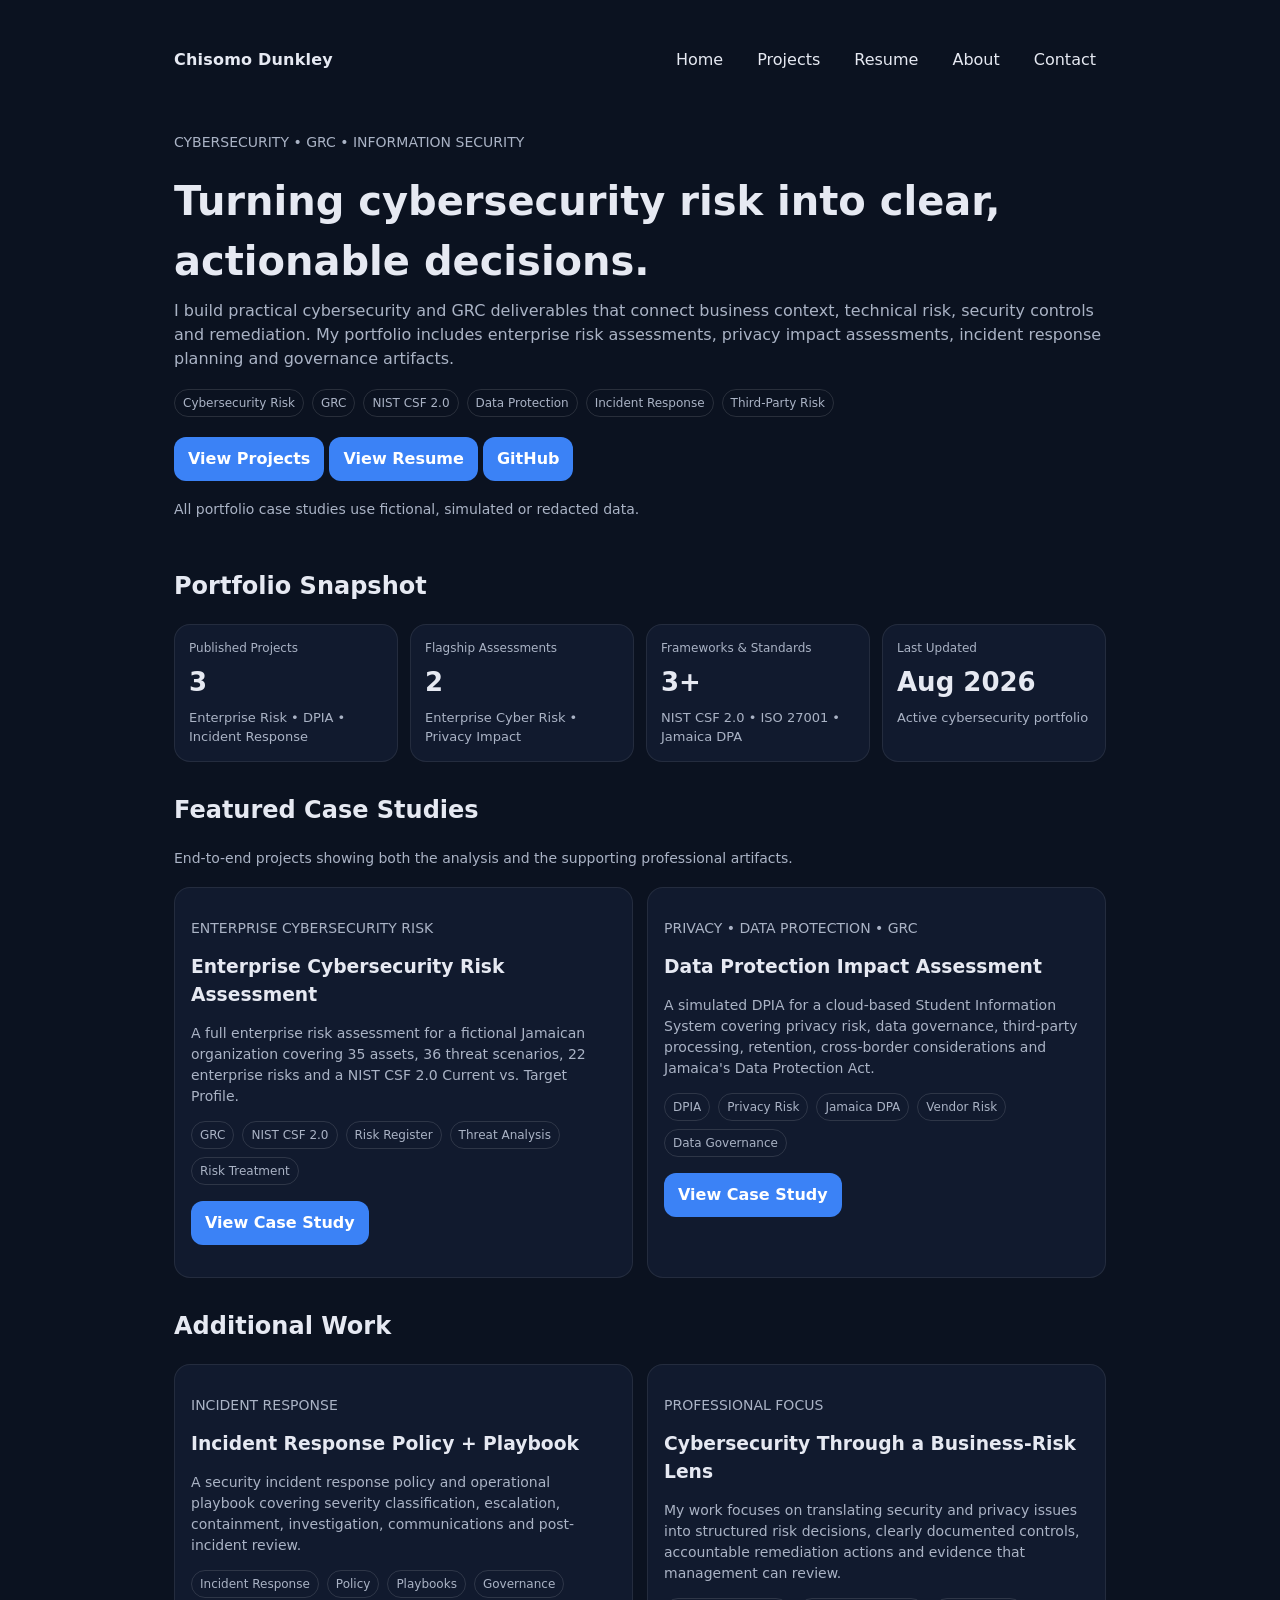
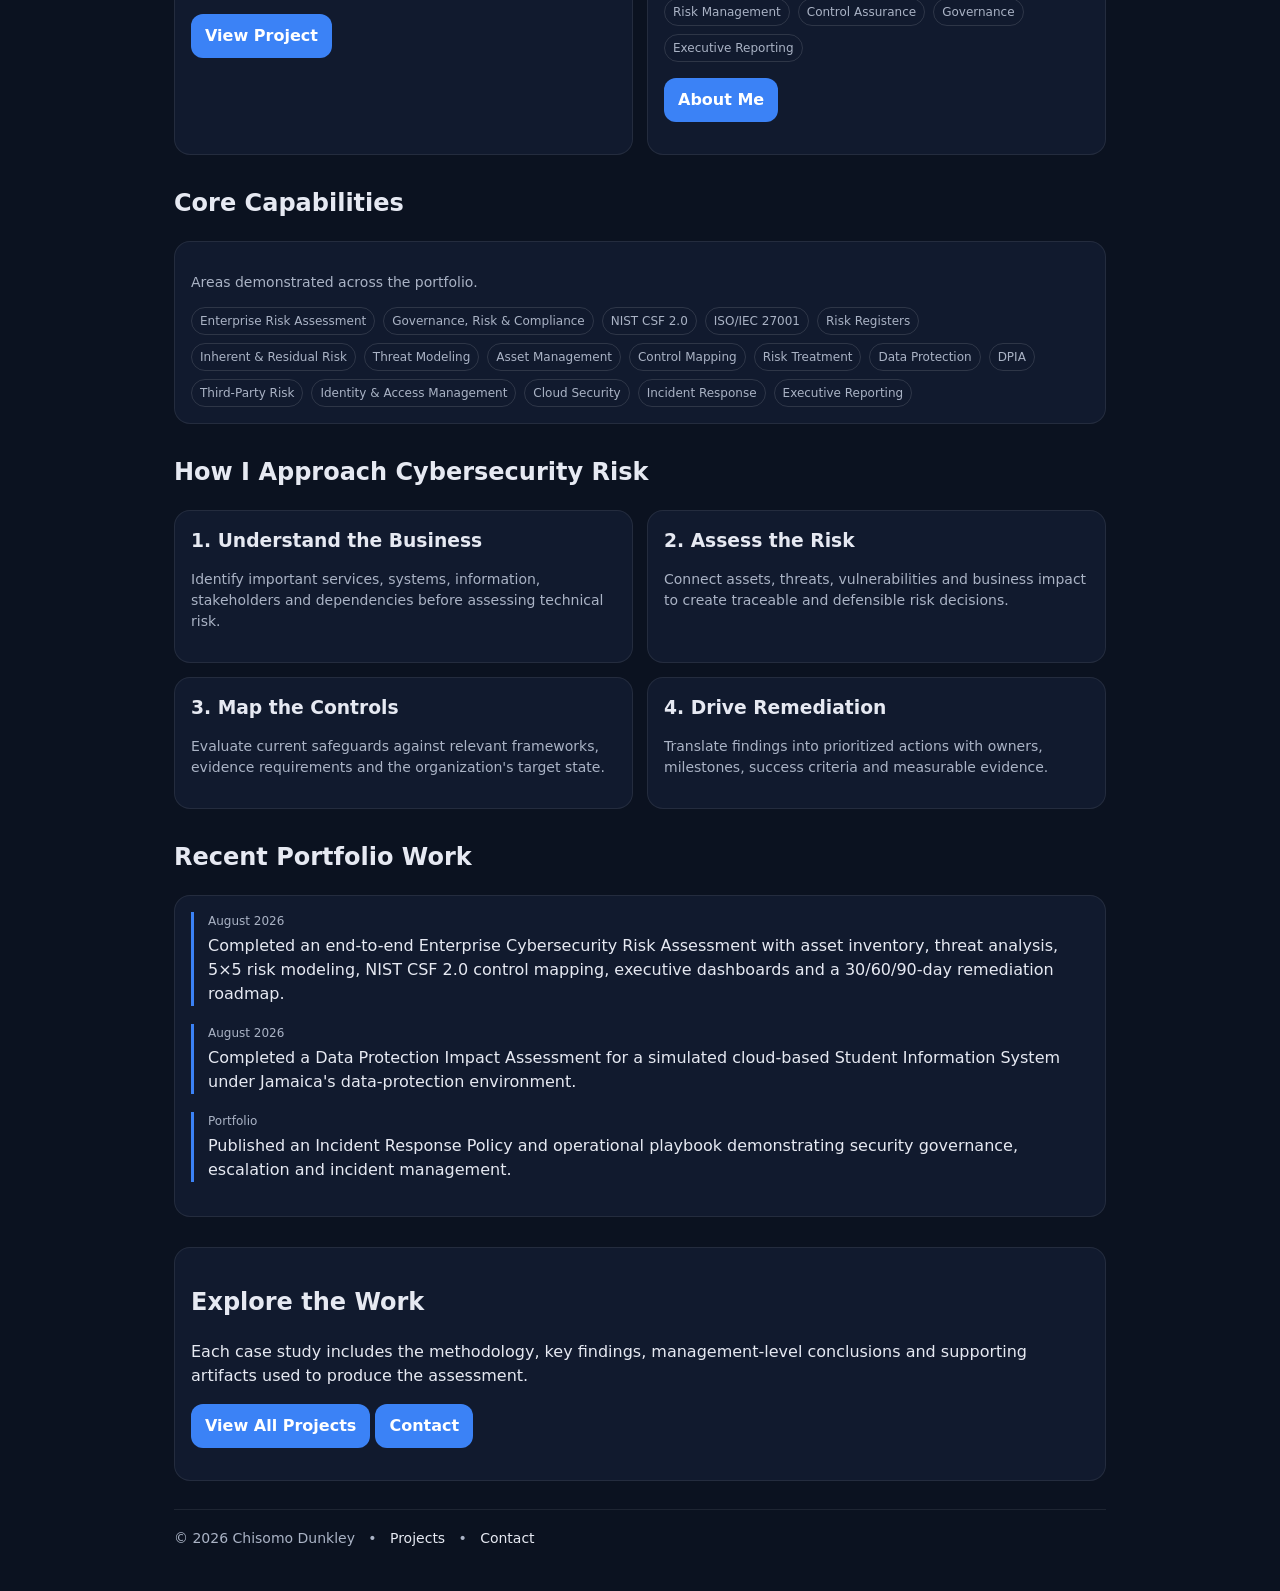
<file: index.html>
<!DOCTYPE html>
<html lang="en">
<head>
  <meta charset="UTF-8" />
  <meta name="viewport" content="width=device-width, initial-scale=1.0" />

  <title>Chisomo Dunkley | Cybersecurity, GRC & Information Security</title>

  <link rel="stylesheet" href="style.css" />
</head>

<body>

  <div class="container">

    <!-- Navigation -->
    <div class="nav">

      <div class="brand">
        Chisomo Dunkley
      </div>

      <div class="menu">
        <a href="index.html">Home</a>
        <a href="projects.html">Projects</a>
        <a href="resume.html">Resume</a>
        <a href="about.html">About</a>
        <a href="contact.html">Contact</a>
      </div>

    </div>


    <!-- Hero -->
    <section class="hero">

      <p class="small">
        CYBERSECURITY • GRC • INFORMATION SECURITY
      </p>

      <h1>
        Turning cybersecurity risk into
        clear, actionable decisions.
      </h1>

      <p>
        I build practical cybersecurity and GRC deliverables that connect
        business context, technical risk, security controls and remediation.
        My portfolio includes enterprise risk assessments, privacy impact
        assessments, incident response planning and governance artifacts.
      </p>

      <div class="tags">
        <span class="tag">Cybersecurity Risk</span>
        <span class="tag">GRC</span>
        <span class="tag">NIST CSF 2.0</span>
        <span class="tag">Data Protection</span>
        <span class="tag">Incident Response</span>
        <span class="tag">Third-Party Risk</span>
      </div>

      <p style="margin-top:20px;">
        <a class="btn" href="projects.html">View Projects</a>
        <a class="btn" href="resume.html">View Resume</a>
        <a
          class="btn"
          href="https://github.com/Chis-99"
          target="_blank"
          rel="noopener noreferrer">
          GitHub
        </a>
      </p>

      <p class="small" style="margin-top:18px;">
        All portfolio case studies use fictional, simulated or redacted data.
      </p>

    </section>


    <!-- Portfolio Snapshot -->
    <h2>Portfolio Snapshot</h2>

    <section class="kpi">

      <div class="card">
        <div class="kpi-label">Published Projects</div>
        <p class="kpi-value">3</p>
        <div class="kpi-sub">
          Enterprise Risk • DPIA • Incident Response
        </div>
      </div>

      <div class="card">
        <div class="kpi-label">Flagship Assessments</div>
        <p class="kpi-value">2</p>
        <div class="kpi-sub">
          Enterprise Cyber Risk • Privacy Impact
        </div>
      </div>

      <div class="card">
        <div class="kpi-label">Frameworks & Standards</div>
        <p class="kpi-value">3+</p>
        <div class="kpi-sub">
          NIST CSF 2.0 • ISO 27001 • Jamaica DPA
        </div>
      </div>

      <div class="card">
        <div class="kpi-label">Last Updated</div>
        <p class="kpi-value">Aug 2026</p>
        <div class="kpi-sub">
          Active cybersecurity portfolio
        </div>
      </div>

    </section>


    <!-- Featured Work -->
    <h2 style="margin-top:30px;">Featured Case Studies</h2>

    <p class="small">
      End-to-end projects showing both the analysis and the supporting
      professional artifacts.
    </p>

    <section class="grid">

      <!-- Enterprise Risk Assessment -->
      <div class="card">

        <p class="small">
          ENTERPRISE CYBERSECURITY RISK
        </p>

        <h3>
          Enterprise Cybersecurity Risk Assessment
        </h3>

        <p class="small">
          A full enterprise risk assessment for a fictional Jamaican
          organization covering 35 assets, 36 threat scenarios,
          22 enterprise risks and a NIST CSF 2.0 Current vs. Target Profile.
        </p>

        <div class="tags">
          <span class="tag">GRC</span>
          <span class="tag">NIST CSF 2.0</span>
          <span class="tag">Risk Register</span>
          <span class="tag">Threat Analysis</span>
          <span class="tag">Risk Treatment</span>
        </div>

        <p style="margin-top:16px;">
          <a
            class="btn"
            href="project-enterprise-risk.html">
            View Case Study
          </a>
        </p>

      </div>


      <!-- DPIA -->
      <div class="card">

        <p class="small">
          PRIVACY • DATA PROTECTION • GRC
        </p>

        <h3>
          Data Protection Impact Assessment
        </h3>

        <p class="small">
          A simulated DPIA for a cloud-based Student Information System
          covering privacy risk, data governance, third-party processing,
          retention, cross-border considerations and Jamaica's Data
          Protection Act.
        </p>

        <div class="tags">
          <span class="tag">DPIA</span>
          <span class="tag">Privacy Risk</span>
          <span class="tag">Jamaica DPA</span>
          <span class="tag">Vendor Risk</span>
          <span class="tag">Data Governance</span>
        </div>

        <p style="margin-top:16px;">
          <a
            class="btn"
            href="project-dpia.html">
            View Case Study
          </a>
        </p>

      </div>

    </section>


    <!-- Additional Project -->
    <h2 style="margin-top:30px;">Additional Work</h2>

    <section class="grid">

      <div class="card">

        <p class="small">
          INCIDENT RESPONSE
        </p>

        <h3>
          Incident Response Policy + Playbook
        </h3>

        <p class="small">
          A security incident response policy and operational playbook
          covering severity classification, escalation, containment,
          investigation, communications and post-incident review.
        </p>

        <div class="tags">
          <span class="tag">Incident Response</span>
          <span class="tag">Policy</span>
          <span class="tag">Playbooks</span>
          <span class="tag">Governance</span>
        </div>

        <p style="margin-top:16px;">
          <a
            class="btn"
            href="project-ir.html">
            View Project
          </a>
        </p>

      </div>


      <div class="card">

        <p class="small">
          PROFESSIONAL FOCUS
        </p>

        <h3>
          Cybersecurity Through a Business-Risk Lens
        </h3>

        <p class="small">
          My work focuses on translating security and privacy issues into
          structured risk decisions, clearly documented controls,
          accountable remediation actions and evidence that management
          can review.
        </p>

        <div class="tags">
          <span class="tag">Risk Management</span>
          <span class="tag">Control Assurance</span>
          <span class="tag">Governance</span>
          <span class="tag">Executive Reporting</span>
        </div>

        <p style="margin-top:16px;">
          <a class="btn" href="about.html">
            About Me
          </a>
        </p>

      </div>

    </section>


    <!-- Core Capabilities -->
    <h2 style="margin-top:30px;">Core Capabilities</h2>

    <div class="card">

      <p class="small">
        Areas demonstrated across the portfolio.
      </p>

      <div class="tags">

        <span class="tag">Enterprise Risk Assessment</span>
        <span class="tag">Governance, Risk & Compliance</span>
        <span class="tag">NIST CSF 2.0</span>
        <span class="tag">ISO/IEC 27001</span>
        <span class="tag">Risk Registers</span>
        <span class="tag">Inherent & Residual Risk</span>
        <span class="tag">Threat Modeling</span>
        <span class="tag">Asset Management</span>
        <span class="tag">Control Mapping</span>
        <span class="tag">Risk Treatment</span>
        <span class="tag">Data Protection</span>
        <span class="tag">DPIA</span>
        <span class="tag">Third-Party Risk</span>
        <span class="tag">Identity & Access Management</span>
        <span class="tag">Cloud Security</span>
        <span class="tag">Incident Response</span>
        <span class="tag">Executive Reporting</span>

      </div>

    </div>


    <!-- Approach -->
    <h2 style="margin-top:30px;">How I Approach Cybersecurity Risk</h2>

    <section class="grid approach-grid">

      <div class="card">
        <h3>1. Understand the Business</h3>

        <p class="small">
          Identify important services, systems, information,
          stakeholders and dependencies before assessing technical risk.
        </p>
      </div>

      <div class="card">
        <h3>2. Assess the Risk</h3>

        <p class="small">
          Connect assets, threats, vulnerabilities and business impact
          to create traceable and defensible risk decisions.
        </p>
      </div>

      <div class="card">
        <h3>3. Map the Controls</h3>

        <p class="small">
          Evaluate current safeguards against relevant frameworks,
          evidence requirements and the organization's target state.
        </p>
      </div>

      <div class="card">
        <h3>4. Drive Remediation</h3>

        <p class="small">
          Translate findings into prioritized actions with owners,
          milestones, success criteria and measurable evidence.
        </p>
      </div>

    </section>


    <!-- Recent Work -->
    <h2 style="margin-top:30px;">Recent Portfolio Work</h2>

    <div class="card activity-feed">

      <div class="activity-item">
        <div class="activity-date">August 2026</div>

        <div class="activity-text">
          Completed an end-to-end Enterprise Cybersecurity Risk Assessment
          with asset inventory, threat analysis, 5×5 risk modeling,
          NIST CSF 2.0 control mapping, executive dashboards and a
          30/60/90-day remediation roadmap.
        </div>
      </div>


      <div class="activity-item">
        <div class="activity-date">August 2026</div>

        <div class="activity-text">
          Completed a Data Protection Impact Assessment for a simulated
          cloud-based Student Information System under Jamaica's
          data-protection environment.
        </div>
      </div>


      <div class="activity-item">
        <div class="activity-date">Portfolio</div>

        <div class="activity-text">
          Published an Incident Response Policy and operational playbook
          demonstrating security governance, escalation and incident
          management.
        </div>
      </div>

    </div>


    <!-- Closing CTA -->
    <div class="card" style="margin-top:30px;">

      <h2>Explore the Work</h2>

      <p>
        Each case study includes the methodology, key findings,
        management-level conclusions and supporting artifacts used
        to produce the assessment.
      </p>

      <p style="margin-top:16px;">
        <a class="btn" href="projects.html">View All Projects</a>
        <a class="btn" href="contact.html">Contact</a>
      </p>

    </div>


    <!-- Footer -->
    <div class="footer">

      © 2026 Chisomo Dunkley

      &nbsp; • &nbsp;

      <a href="projects.html">Projects</a>

      &nbsp; • &nbsp;

      <a href="contact.html">Contact</a>

    </div>

  </div>

</body>
</html>
</file>
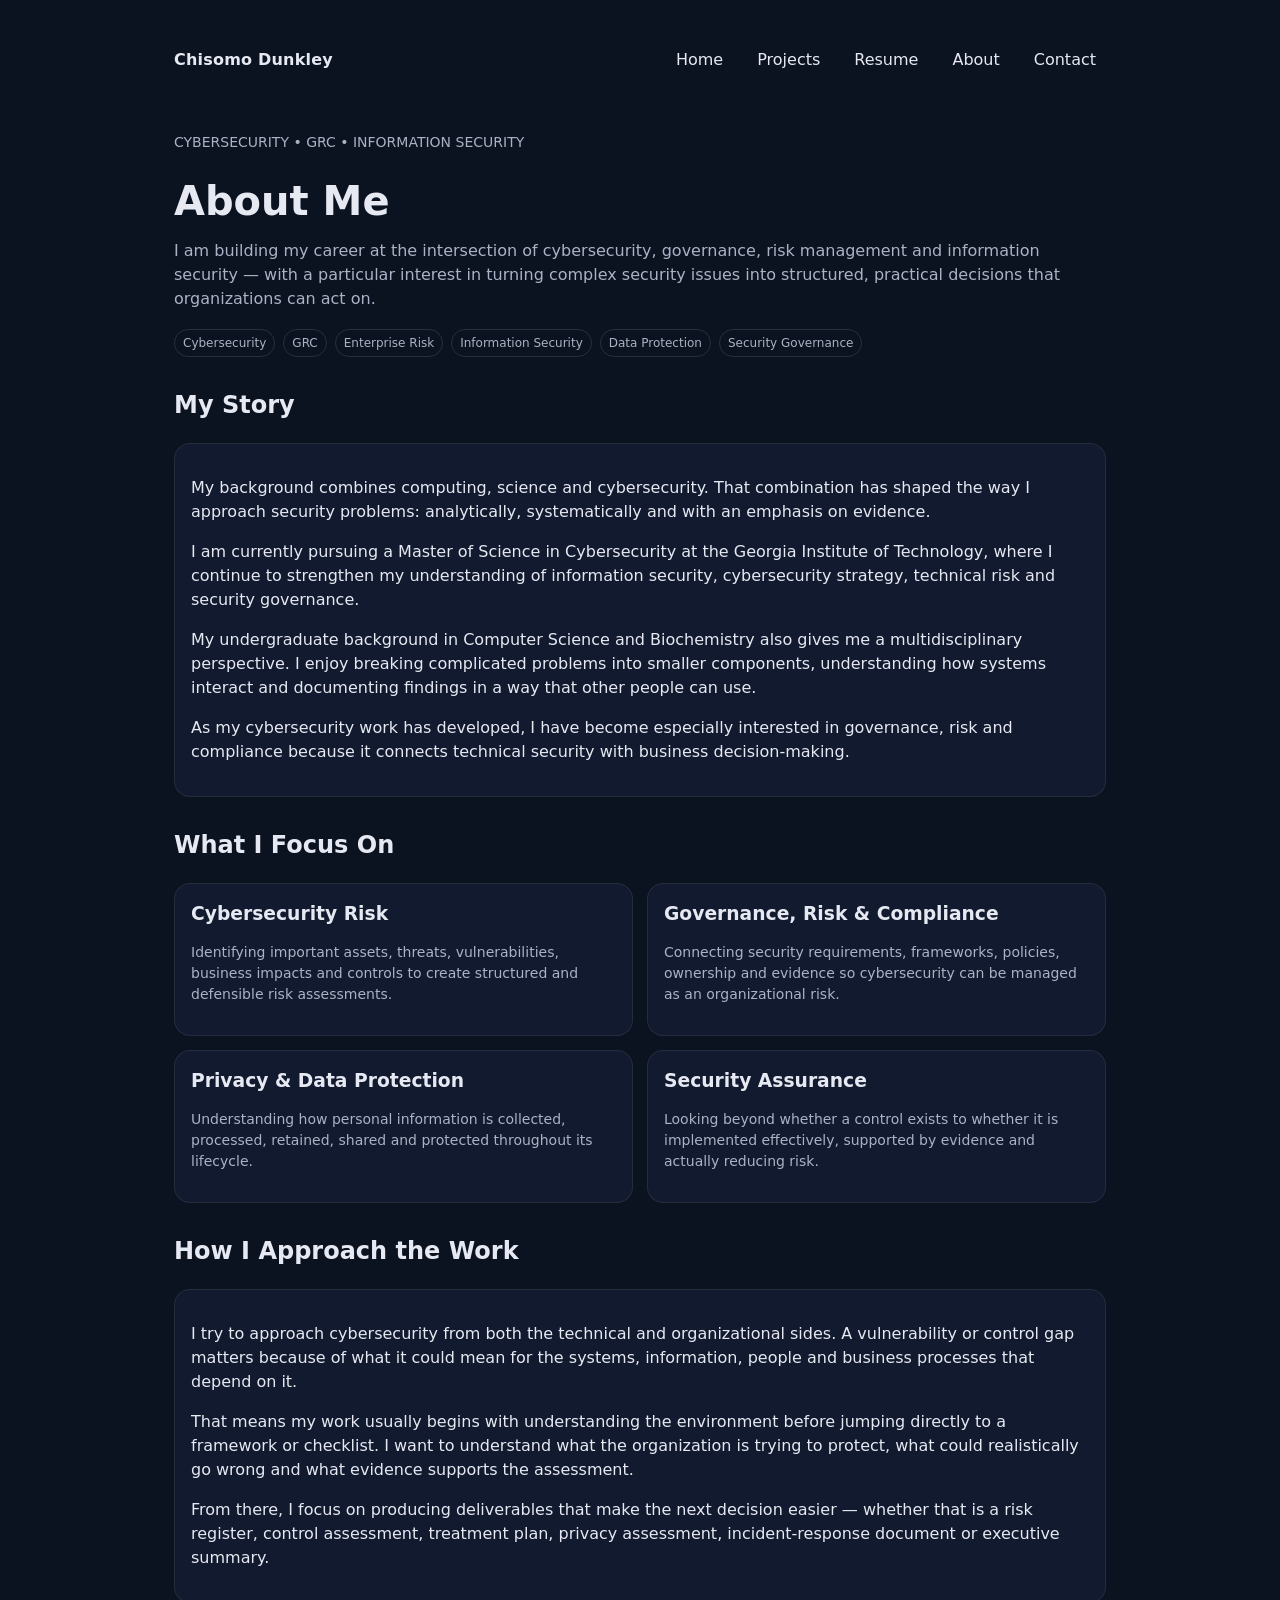
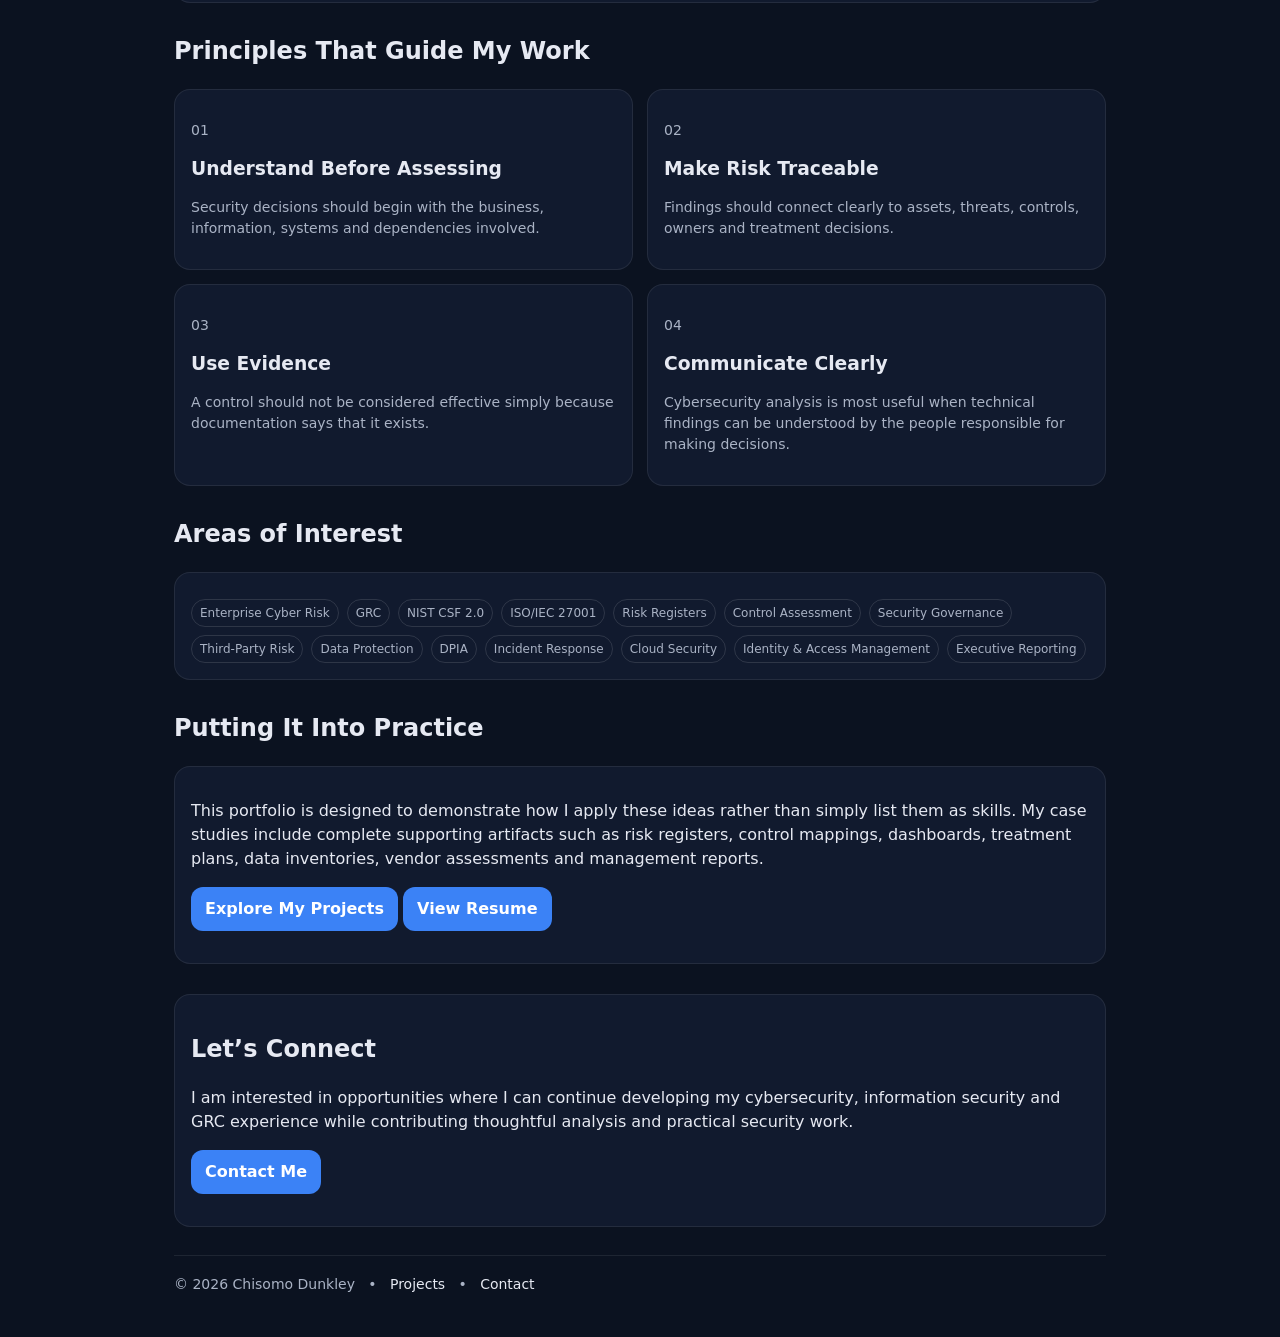
<file: about.html>
<!DOCTYPE html>
<html lang="en">
<head>
  <meta charset="UTF-8" />
  <meta name="viewport" content="width=device-width, initial-scale=1.0" />

  <title>About | Chisomo Dunkley</title>

  <link rel="stylesheet" href="style.css" />
</head>

<body>

  <div class="container">

    <!-- Navigation -->
    <div class="nav">

      <div class="brand">
        Chisomo Dunkley
      </div>

      <div class="menu">
        <a href="index.html">Home</a>
        <a href="projects.html">Projects</a>
        <a href="resume.html">Resume</a>
        <a href="about.html">About</a>
        <a href="contact.html">Contact</a>
      </div>

    </div>


    <!-- Hero -->
    <section class="hero">

      <p class="small">
        CYBERSECURITY • GRC • INFORMATION SECURITY
      </p>

      <h1>About Me</h1>

      <p>
        I am building my career at the intersection of cybersecurity,
        governance, risk management and information security — with a
        particular interest in turning complex security issues into
        structured, practical decisions that organizations can act on.
      </p>

      <div class="tags">
        <span class="tag">Cybersecurity</span>
        <span class="tag">GRC</span>
        <span class="tag">Enterprise Risk</span>
        <span class="tag">Information Security</span>
        <span class="tag">Data Protection</span>
        <span class="tag">Security Governance</span>
      </div>

    </section>


    <!-- My Story -->
    <h2>My Story</h2>

    <div class="card">

      <p>
        My background combines computing, science and cybersecurity.
        That combination has shaped the way I approach security problems:
        analytically, systematically and with an emphasis on evidence.
      </p>

      <p>
        I am currently pursuing a Master of Science in Cybersecurity at
        the Georgia Institute of Technology, where I continue to strengthen
        my understanding of information security, cybersecurity strategy,
        technical risk and security governance.
      </p>

      <p>
        My undergraduate background in Computer Science and Biochemistry
        also gives me a multidisciplinary perspective. I enjoy breaking
        complicated problems into smaller components, understanding how
        systems interact and documenting findings in a way that other
        people can use.
      </p>

      <p>
        As my cybersecurity work has developed, I have become especially
        interested in governance, risk and compliance because it connects
        technical security with business decision-making.
      </p>

    </div>


    <!-- What I Focus On -->
    <h2 style="margin-top:30px;">What I Focus On</h2>

    <section class="grid approach-grid">

      <div class="card">

        <h3>Cybersecurity Risk</h3>

        <p class="small">
          Identifying important assets, threats, vulnerabilities,
          business impacts and controls to create structured and
          defensible risk assessments.
        </p>

      </div>


      <div class="card">

        <h3>Governance, Risk & Compliance</h3>

        <p class="small">
          Connecting security requirements, frameworks, policies,
          ownership and evidence so cybersecurity can be managed
          as an organizational risk.
        </p>

      </div>


      <div class="card">

        <h3>Privacy & Data Protection</h3>

        <p class="small">
          Understanding how personal information is collected,
          processed, retained, shared and protected throughout
          its lifecycle.
        </p>

      </div>


      <div class="card">

        <h3>Security Assurance</h3>

        <p class="small">
          Looking beyond whether a control exists to whether it is
          implemented effectively, supported by evidence and actually
          reducing risk.
        </p>

      </div>

    </section>


    <!-- How I Think -->
    <h2 style="margin-top:30px;">How I Approach the Work</h2>

    <div class="card">

      <p>
        I try to approach cybersecurity from both the technical and
        organizational sides. A vulnerability or control gap matters
        because of what it could mean for the systems, information,
        people and business processes that depend on it.
      </p>

      <p>
        That means my work usually begins with understanding the
        environment before jumping directly to a framework or checklist.
        I want to understand what the organization is trying to protect,
        what could realistically go wrong and what evidence supports
        the assessment.
      </p>

      <p>
        From there, I focus on producing deliverables that make the
        next decision easier — whether that is a risk register,
        control assessment, treatment plan, privacy assessment,
        incident-response document or executive summary.
      </p>

    </div>


    <!-- Principles -->
    <h2 style="margin-top:30px;">Principles That Guide My Work</h2>

    <section class="grid approach-grid">

      <div class="card">

        <p class="small">
          01
        </p>

        <h3>Understand Before Assessing</h3>

        <p class="small">
          Security decisions should begin with the business,
          information, systems and dependencies involved.
        </p>

      </div>


      <div class="card">

        <p class="small">
          02
        </p>

        <h3>Make Risk Traceable</h3>

        <p class="small">
          Findings should connect clearly to assets, threats,
          controls, owners and treatment decisions.
        </p>

      </div>


      <div class="card">

        <p class="small">
          03
        </p>

        <h3>Use Evidence</h3>

        <p class="small">
          A control should not be considered effective simply
          because documentation says that it exists.
        </p>

      </div>


      <div class="card">

        <p class="small">
          04
        </p>

        <h3>Communicate Clearly</h3>

        <p class="small">
          Cybersecurity analysis is most useful when technical
          findings can be understood by the people responsible
          for making decisions.
        </p>

      </div>

    </section>


    <!-- Areas of Interest -->
    <h2 style="margin-top:30px;">Areas of Interest</h2>

    <div class="card">

      <div class="tags">

        <span class="tag">Enterprise Cyber Risk</span>
        <span class="tag">GRC</span>
        <span class="tag">NIST CSF 2.0</span>
        <span class="tag">ISO/IEC 27001</span>
        <span class="tag">Risk Registers</span>
        <span class="tag">Control Assessment</span>
        <span class="tag">Security Governance</span>
        <span class="tag">Third-Party Risk</span>
        <span class="tag">Data Protection</span>
        <span class="tag">DPIA</span>
        <span class="tag">Incident Response</span>
        <span class="tag">Cloud Security</span>
        <span class="tag">Identity & Access Management</span>
        <span class="tag">Executive Reporting</span>

      </div>

    </div>


    <!-- Portfolio Connection -->
    <h2 style="margin-top:30px;">Putting It Into Practice</h2>

    <div class="card">

      <p>
        This portfolio is designed to demonstrate how I apply these
        ideas rather than simply list them as skills. My case studies
        include complete supporting artifacts such as risk registers,
        control mappings, dashboards, treatment plans, data inventories,
        vendor assessments and management reports.
      </p>

      <p style="margin-top:16px;">
        <a class="btn" href="projects.html">
          Explore My Projects
        </a>

        <a class="btn" href="resume.html">
          View Resume
        </a>
      </p>

    </div>


    <!-- Closing CTA -->
    <div class="card" style="margin-top:30px;">

      <h2>Let’s Connect</h2>

      <p>
        I am interested in opportunities where I can continue developing
        my cybersecurity, information security and GRC experience while
        contributing thoughtful analysis and practical security work.
      </p>

      <p style="margin-top:16px;">
        <a class="btn" href="contact.html">
          Contact Me
        </a>
      </p>

    </div>


    <!-- Footer -->
    <div class="footer">

      © 2026 Chisomo Dunkley

      &nbsp; • &nbsp;

      <a href="projects.html">Projects</a>

      &nbsp; • &nbsp;

      <a href="contact.html">Contact</a>

    </div>

  </div>

</body>
</html>
</file>
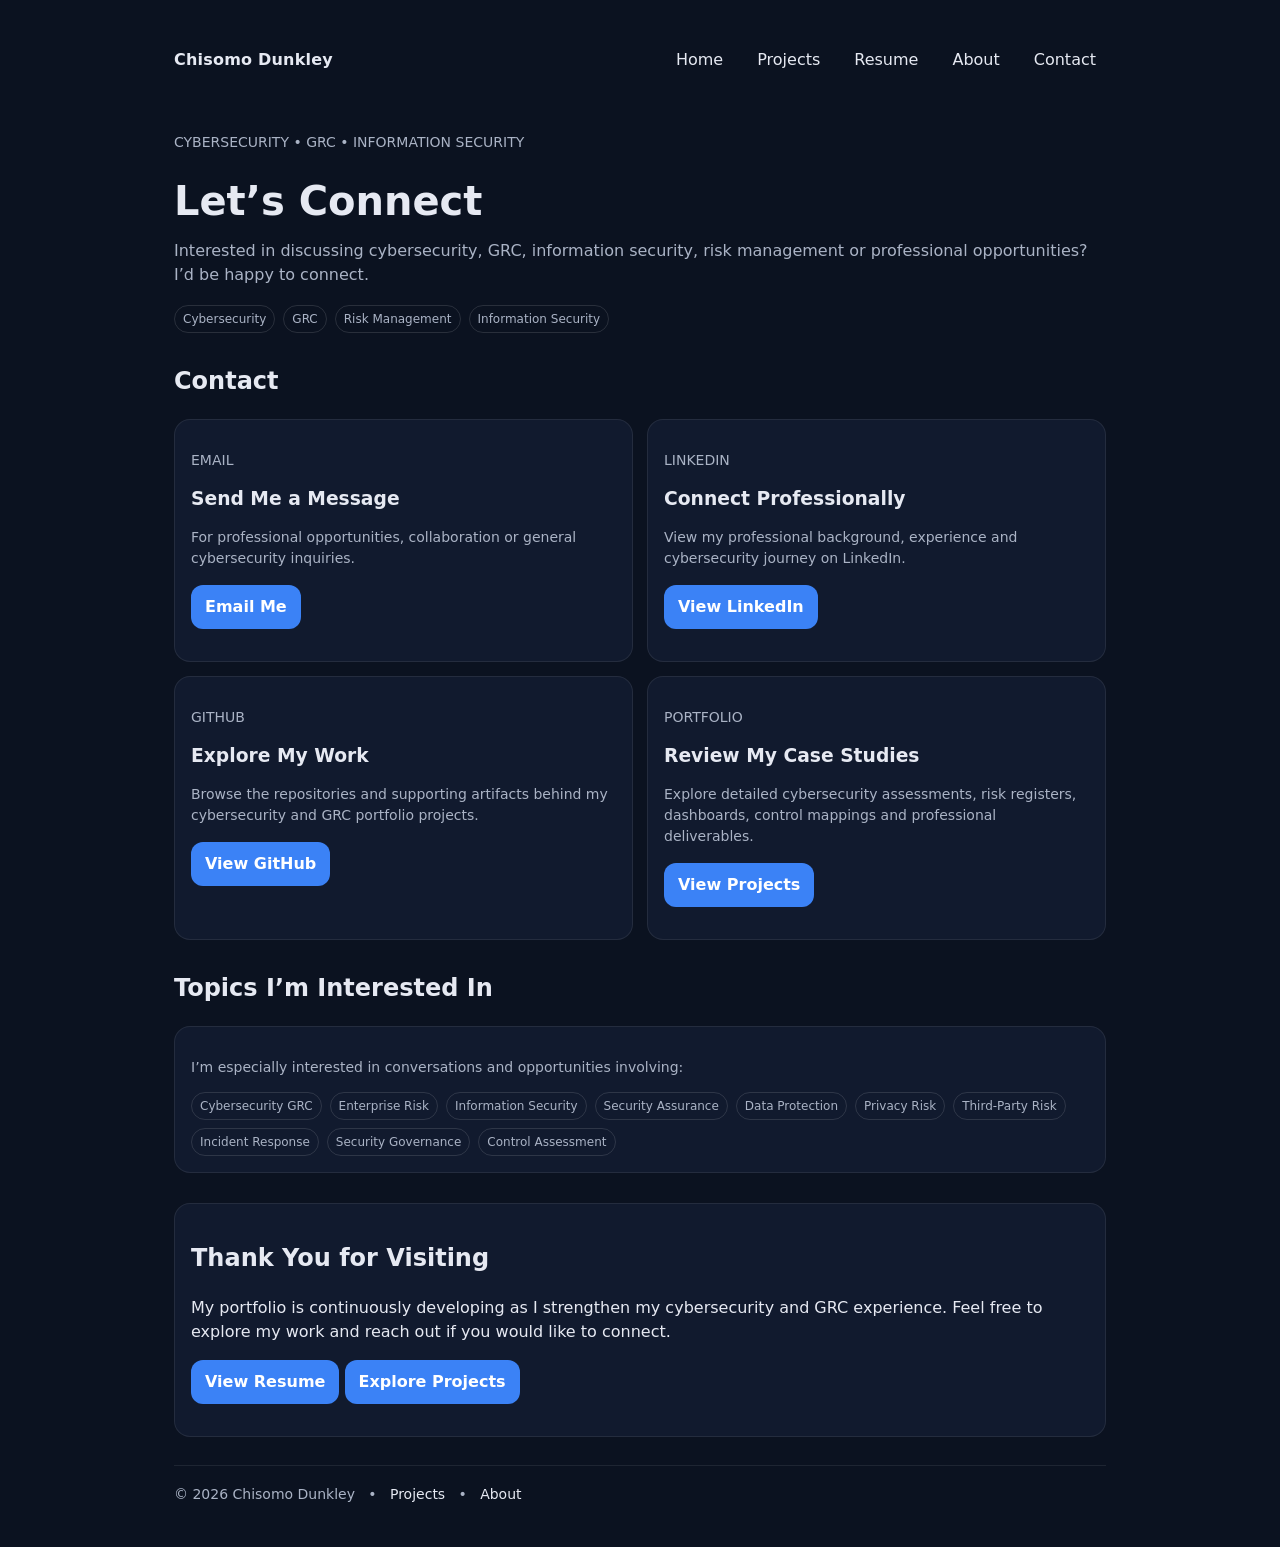
<file: contact.html>
<!DOCTYPE html>
<html lang="en">
<head>
  <meta charset="UTF-8" />
  <meta name="viewport" content="width=device-width, initial-scale=1.0" />

  <title>Contact | Chisomo Dunkley</title>

  <link rel="stylesheet" href="style.css" />
</head>

<body>

  <div class="container">

    <!-- Navigation -->
    <div class="nav">

      <div class="brand">
        Chisomo Dunkley
      </div>

      <div class="menu">
        <a href="index.html">Home</a>
        <a href="projects.html">Projects</a>
        <a href="resume.html">Resume</a>
        <a href="about.html">About</a>
        <a href="contact.html">Contact</a>
      </div>

    </div>


    <!-- Hero -->
    <section class="hero">

      <p class="small">
        CYBERSECURITY • GRC • INFORMATION SECURITY
      </p>

      <h1>Let’s Connect</h1>

      <p>
        Interested in discussing cybersecurity, GRC, information security,
        risk management or professional opportunities? I’d be happy to connect.
      </p>

      <div class="tags">
        <span class="tag">Cybersecurity</span>
        <span class="tag">GRC</span>
        <span class="tag">Risk Management</span>
        <span class="tag">Information Security</span>
      </div>

    </section>


    <!-- Contact Options -->
    <h2>Contact</h2>

    <section class="grid approach-grid">

      <!-- Email -->
      <div class="card">

        <p class="small">
          EMAIL
        </p>

        <h3>Send Me a Message</h3>

        <p class="small">
          For professional opportunities, collaboration or general
          cybersecurity inquiries.
        </p>

        <p style="margin-top:16px;">
          <a
            class="btn"
            href="mailto:chisomo.dunkley25@email.com">
            Email Me
          </a>
        </p>

      </div>


      <!-- LinkedIn -->
      <div class="card">

        <p class="small">
          LINKEDIN
        </p>

        <h3>Connect Professionally</h3>

        <p class="small">
          View my professional background, experience and cybersecurity
          journey on LinkedIn.
        </p>

        <p style="margin-top:16px;">
          <a
            class="btn"
            href="https://www.linkedin.com/in/chisomo-dunkley/"
            target="_blank"
            rel="noopener noreferrer">
            View LinkedIn
          </a>
        </p>

      </div>


      <!-- GitHub -->
      <div class="card">

        <p class="small">
          GITHUB
        </p>

        <h3>Explore My Work</h3>

        <p class="small">
          Browse the repositories and supporting artifacts behind my
          cybersecurity and GRC portfolio projects.
        </p>

        <p style="margin-top:16px;">
          <a
            class="btn"
            href="https://github.com/Chis-99"
            target="_blank"
            rel="noopener noreferrer">
            View GitHub
          </a>
        </p>

      </div>


      <!-- Portfolio -->
      <div class="card">

        <p class="small">
          PORTFOLIO
        </p>

        <h3>Review My Case Studies</h3>

        <p class="small">
          Explore detailed cybersecurity assessments, risk registers,
          dashboards, control mappings and professional deliverables.
        </p>

        <p style="margin-top:16px;">
          <a
            class="btn"
            href="projects.html">
            View Projects
          </a>
        </p>

      </div>

    </section>


    <!-- Areas to Connect -->
    <h2 style="margin-top:30px;">Topics I’m Interested In</h2>

    <div class="card">

      <p class="small">
        I’m especially interested in conversations and opportunities involving:
      </p>

      <div class="tags">
        <span class="tag">Cybersecurity GRC</span>
        <span class="tag">Enterprise Risk</span>
        <span class="tag">Information Security</span>
        <span class="tag">Security Assurance</span>
        <span class="tag">Data Protection</span>
        <span class="tag">Privacy Risk</span>
        <span class="tag">Third-Party Risk</span>
        <span class="tag">Incident Response</span>
        <span class="tag">Security Governance</span>
        <span class="tag">Control Assessment</span>
      </div>

    </div>


    <!-- Closing -->
    <div class="card" style="margin-top:30px;">

      <h2>Thank You for Visiting</h2>

      <p>
        My portfolio is continuously developing as I strengthen my
        cybersecurity and GRC experience. Feel free to explore my work
        and reach out if you would like to connect.
      </p>

      <p style="margin-top:16px;">
        <a class="btn" href="resume.html">
          View Resume
        </a>

        <a class="btn" href="projects.html">
          Explore Projects
        </a>
      </p>

    </div>


    <!-- Footer -->
    <div class="footer">

      © 2026 Chisomo Dunkley

      &nbsp; • &nbsp;

      <a href="projects.html">Projects</a>

      &nbsp; • &nbsp;

      <a href="about.html">About</a>

    </div>

  </div>

</body>
</html>
</file>
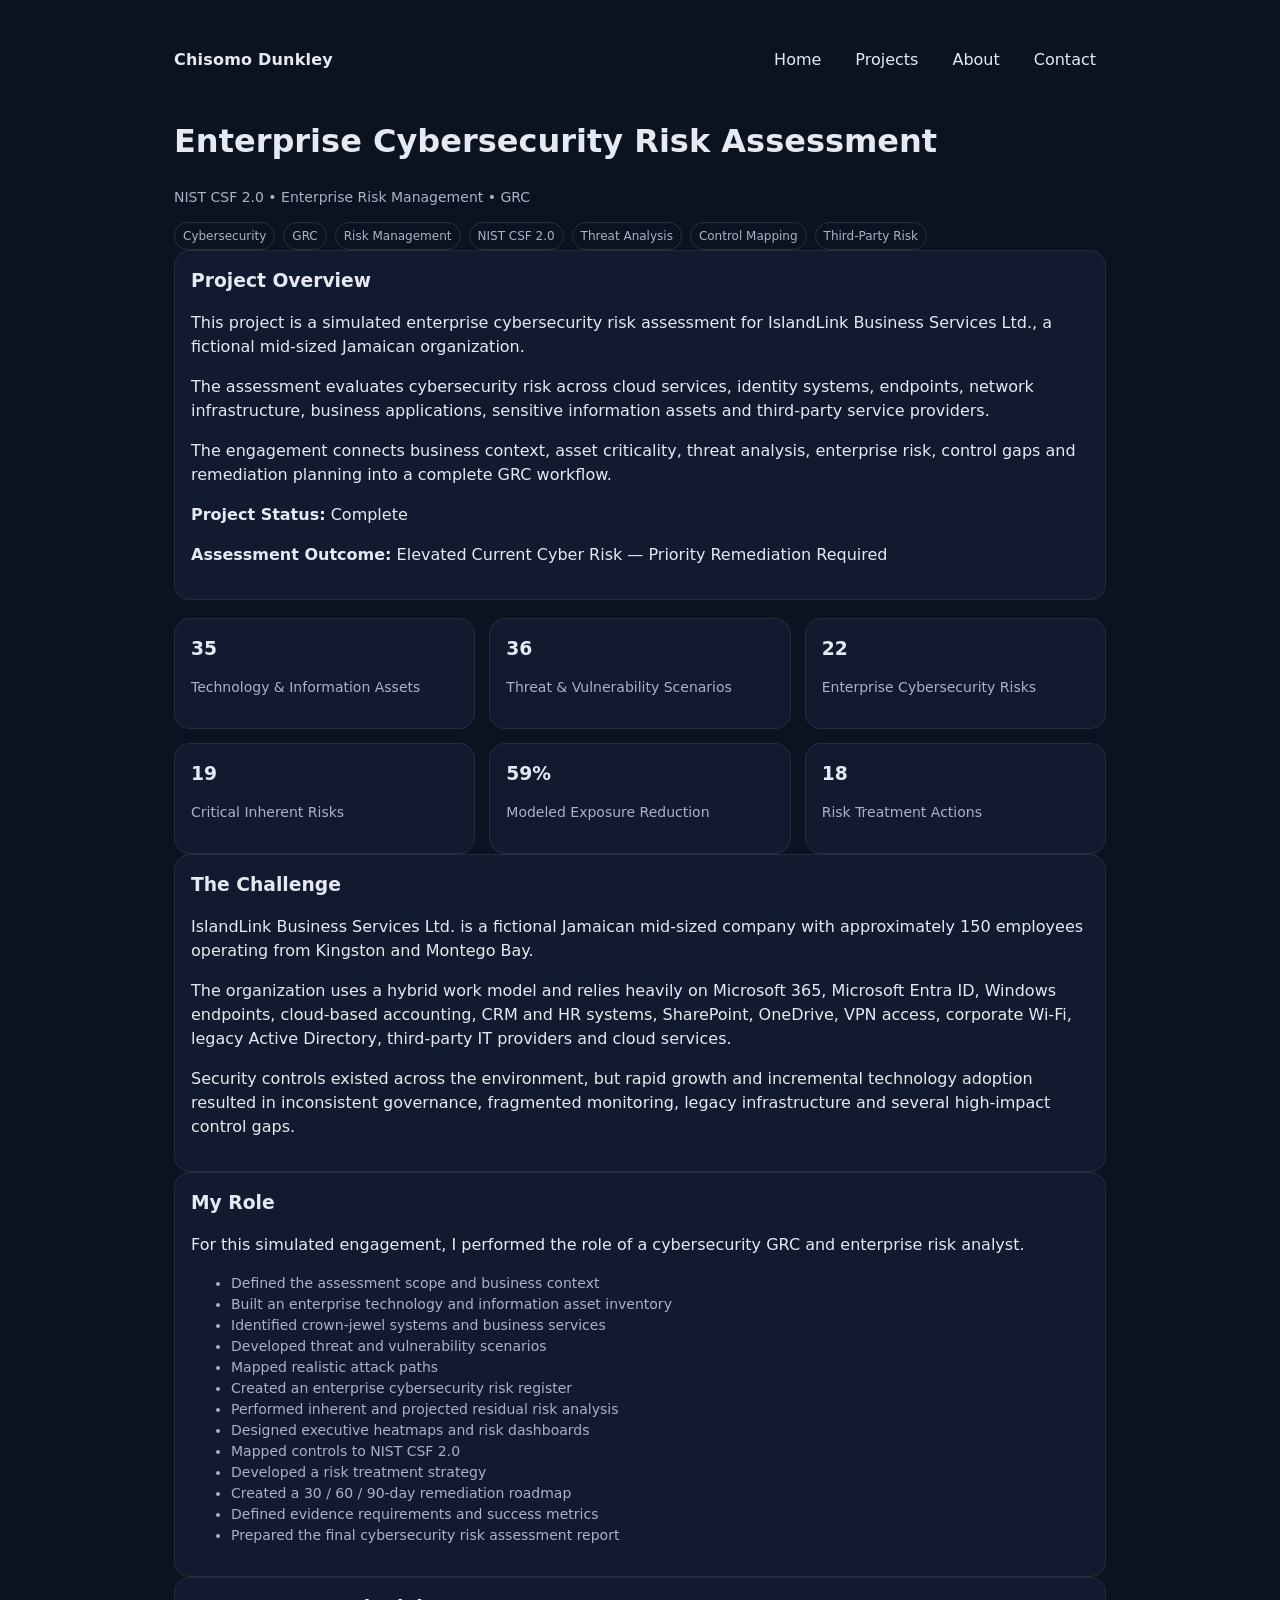
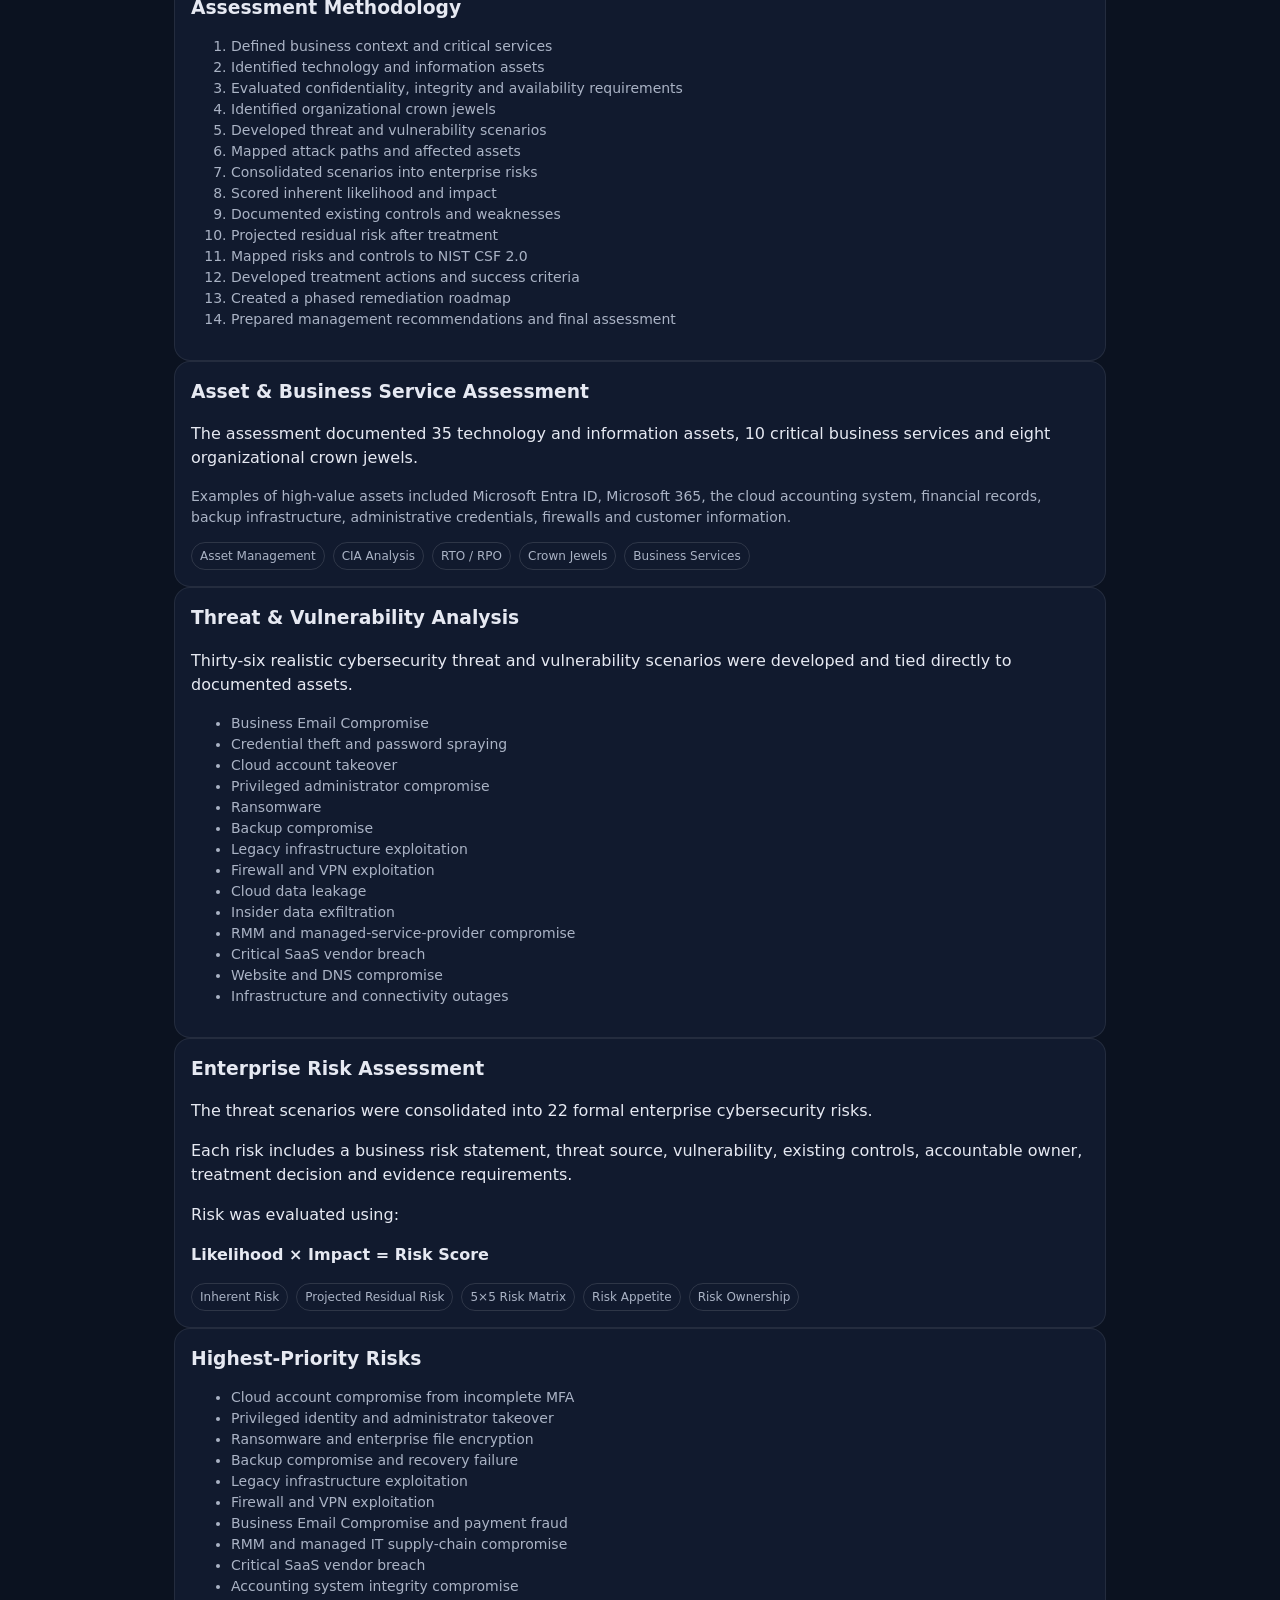
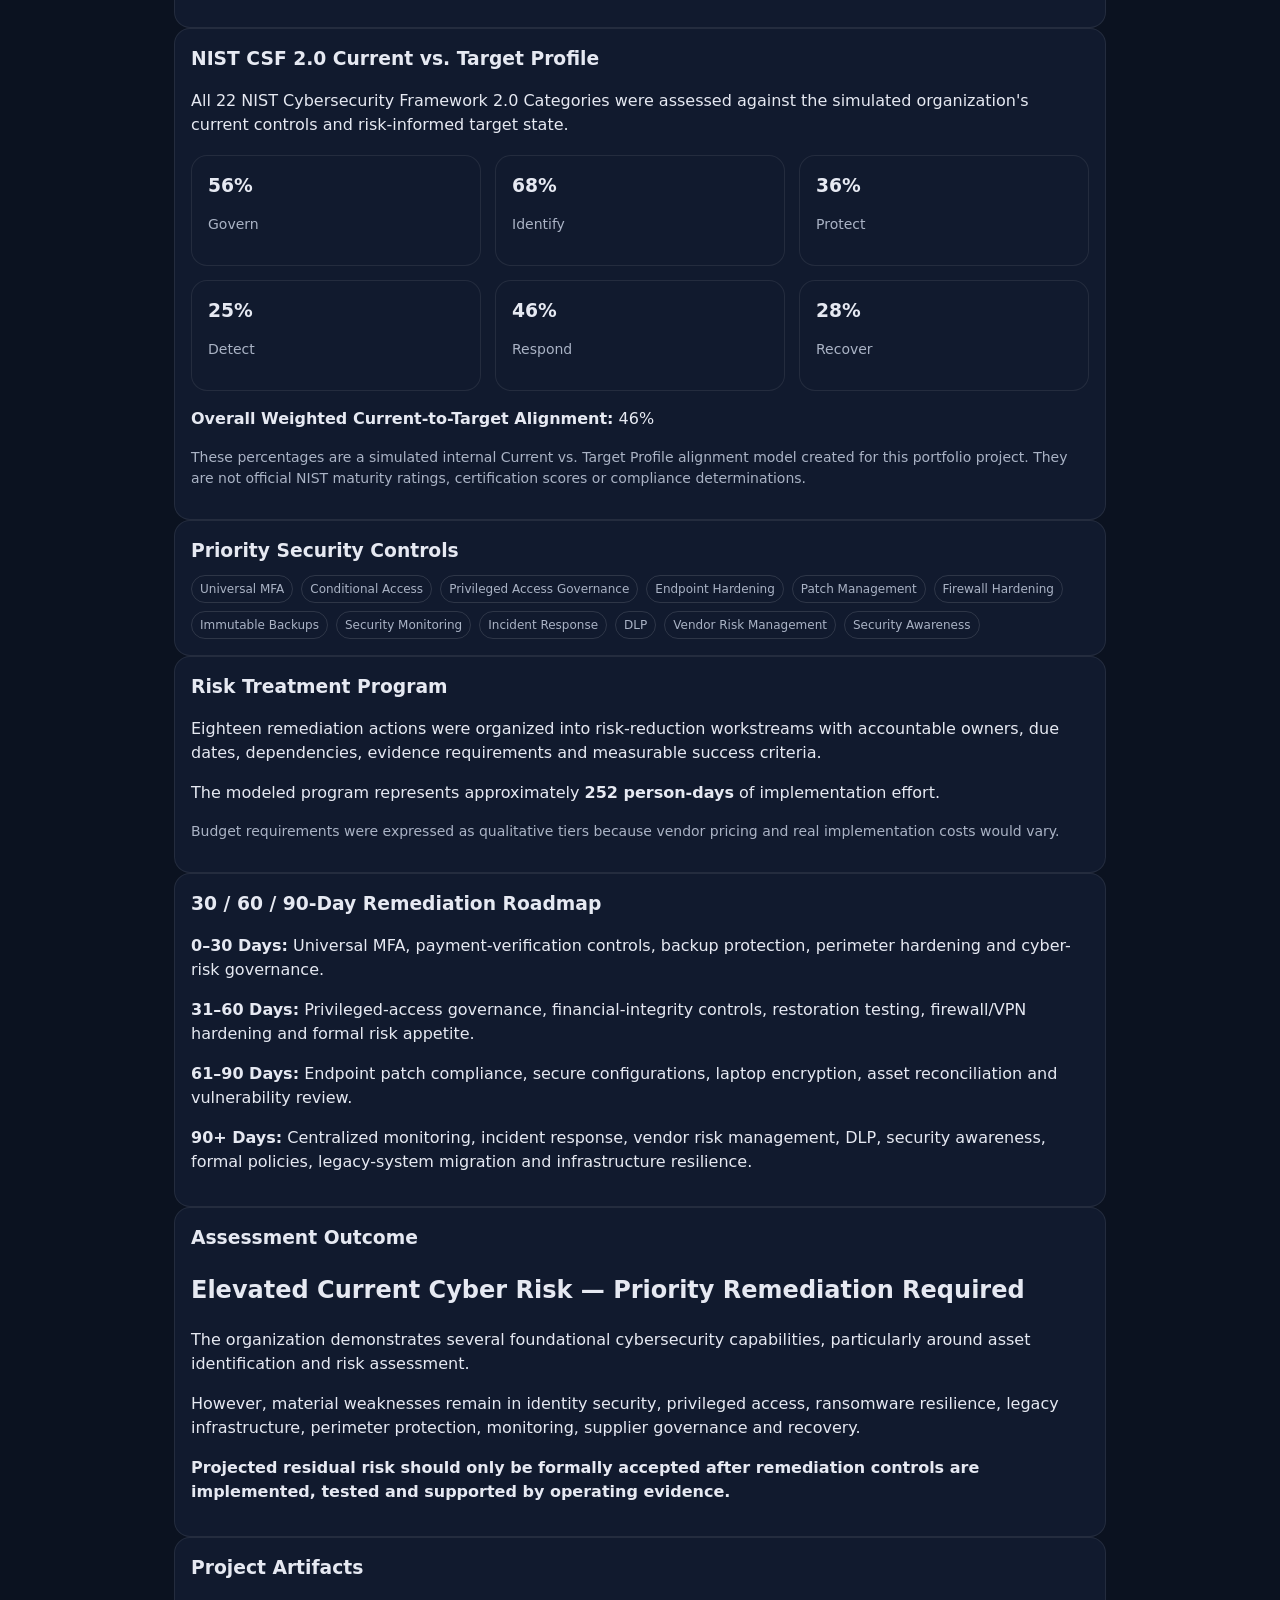
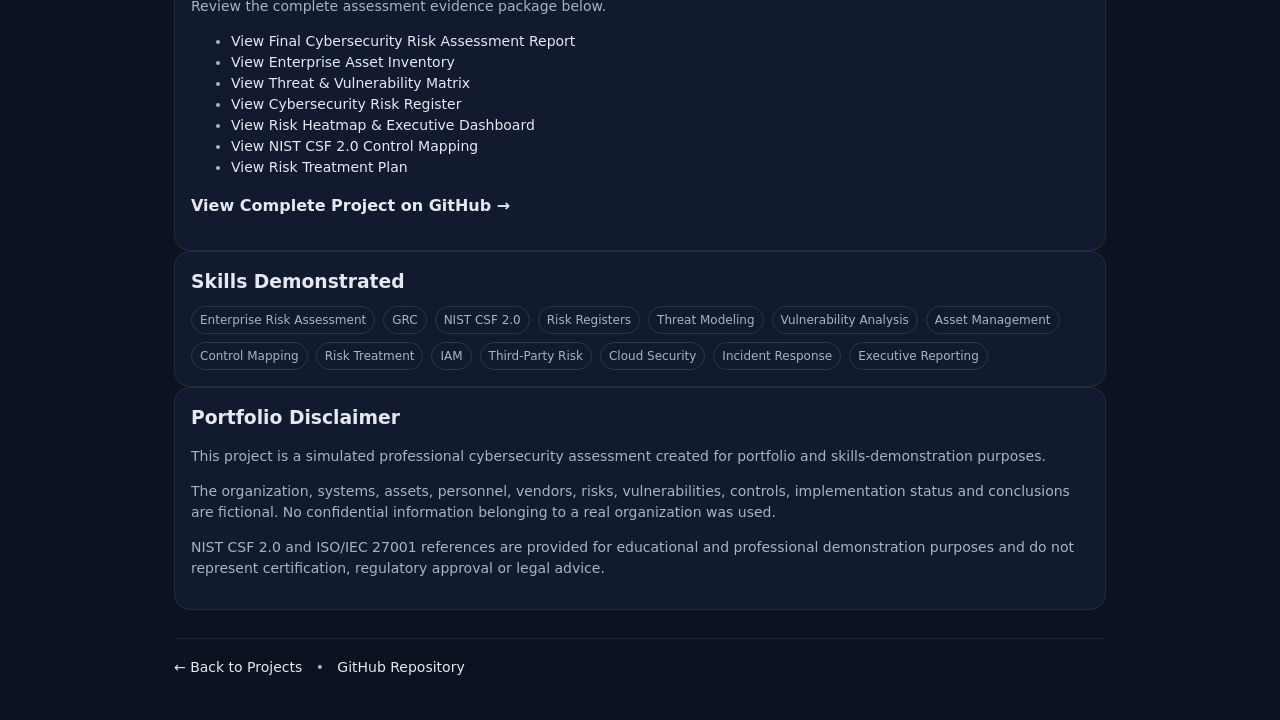
<file: project-enterprise-risk.html>
<!DOCTYPE html>
<html lang="en">
<head>
  <meta charset="UTF-8" />
  <meta name="viewport" content="width=device-width, initial-scale=1.0" />
  <title>Enterprise Cybersecurity Risk Assessment | Chisomo Dunkley</title>
  <link rel="stylesheet" href="style.css" />
</head>

<body>
  <div class="container">

    <!-- Navigation -->
    <div class="nav">
      <div class="brand">Chisomo Dunkley</div>

      <div class="menu">
        <a href="index.html">Home</a>
        <a href="projects.html">Projects</a>
        <a href="about.html">About</a>
        <a href="contact.html">Contact</a>
      </div>
    </div>

    <!-- Hero -->
    <h1>Enterprise Cybersecurity Risk Assessment</h1>

    <p class="small">
      NIST CSF 2.0 • Enterprise Risk Management • GRC
    </p>

    <div class="tags">
      <span class="tag">Cybersecurity</span>
      <span class="tag">GRC</span>
      <span class="tag">Risk Management</span>
      <span class="tag">NIST CSF 2.0</span>
      <span class="tag">Threat Analysis</span>
      <span class="tag">Control Mapping</span>
      <span class="tag">Third-Party Risk</span>
    </div>

    <!-- Overview -->
    <div class="card">
      <h3>Project Overview</h3>

      <p>
        This project is a simulated enterprise cybersecurity risk assessment
        for IslandLink Business Services Ltd., a fictional mid-sized Jamaican
        organization.
      </p>

      <p>
        The assessment evaluates cybersecurity risk across cloud services,
        identity systems, endpoints, network infrastructure, business
        applications, sensitive information assets and third-party service
        providers.
      </p>

      <p>
        The engagement connects business context, asset criticality,
        threat analysis, enterprise risk, control gaps and remediation
        planning into a complete GRC workflow.
      </p>

      <p>
        <strong>Project Status:</strong> Complete
      </p>

      <p>
        <strong>Assessment Outcome:</strong>
        Elevated Current Cyber Risk — Priority Remediation Required
      </p>
    </div>

    <!-- Metrics -->
    <section class="grid">

      <div class="card">
        <h3>35</h3>
        <p class="small">Technology & Information Assets</p>
      </div>

      <div class="card">
        <h3>36</h3>
        <p class="small">Threat & Vulnerability Scenarios</p>
      </div>

      <div class="card">
        <h3>22</h3>
        <p class="small">Enterprise Cybersecurity Risks</p>
      </div>

      <div class="card">
        <h3>19</h3>
        <p class="small">Critical Inherent Risks</p>
      </div>

      <div class="card">
        <h3>59%</h3>
        <p class="small">Modeled Exposure Reduction</p>
      </div>

      <div class="card">
        <h3>18</h3>
        <p class="small">Risk Treatment Actions</p>
      </div>

    </section>

    <!-- Scenario -->
    <div class="card">
      <h3>The Challenge</h3>

      <p>
        IslandLink Business Services Ltd. is a fictional Jamaican
        mid-sized company with approximately 150 employees operating
        from Kingston and Montego Bay.
      </p>

      <p>
        The organization uses a hybrid work model and relies heavily on
        Microsoft 365, Microsoft Entra ID, Windows endpoints, cloud-based
        accounting, CRM and HR systems, SharePoint, OneDrive, VPN access,
        corporate Wi-Fi, legacy Active Directory, third-party IT providers
        and cloud services.
      </p>

      <p>
        Security controls existed across the environment, but rapid growth
        and incremental technology adoption resulted in inconsistent
        governance, fragmented monitoring, legacy infrastructure and
        several high-impact control gaps.
      </p>
    </div>

    <!-- Role -->
    <div class="card">
      <h3>My Role</h3>

      <p>
        For this simulated engagement, I performed the role of a
        cybersecurity GRC and enterprise risk analyst.
      </p>

      <ul class="small">
        <li>Defined the assessment scope and business context</li>
        <li>Built an enterprise technology and information asset inventory</li>
        <li>Identified crown-jewel systems and business services</li>
        <li>Developed threat and vulnerability scenarios</li>
        <li>Mapped realistic attack paths</li>
        <li>Created an enterprise cybersecurity risk register</li>
        <li>Performed inherent and projected residual risk analysis</li>
        <li>Designed executive heatmaps and risk dashboards</li>
        <li>Mapped controls to NIST CSF 2.0</li>
        <li>Developed a risk treatment strategy</li>
        <li>Created a 30 / 60 / 90-day remediation roadmap</li>
        <li>Defined evidence requirements and success metrics</li>
        <li>Prepared the final cybersecurity risk assessment report</li>
      </ul>
    </div>

    <!-- Methodology -->
    <div class="card">
      <h3>Assessment Methodology</h3>

      <ol class="small">
        <li>Defined business context and critical services</li>
        <li>Identified technology and information assets</li>
        <li>Evaluated confidentiality, integrity and availability requirements</li>
        <li>Identified organizational crown jewels</li>
        <li>Developed threat and vulnerability scenarios</li>
        <li>Mapped attack paths and affected assets</li>
        <li>Consolidated scenarios into enterprise risks</li>
        <li>Scored inherent likelihood and impact</li>
        <li>Documented existing controls and weaknesses</li>
        <li>Projected residual risk after treatment</li>
        <li>Mapped risks and controls to NIST CSF 2.0</li>
        <li>Developed treatment actions and success criteria</li>
        <li>Created a phased remediation roadmap</li>
        <li>Prepared management recommendations and final assessment</li>
      </ol>
    </div>

    <!-- Assets -->
    <div class="card">
      <h3>Asset & Business Service Assessment</h3>

      <p>
        The assessment documented 35 technology and information assets,
        10 critical business services and eight organizational crown jewels.
      </p>

      <p class="small">
        Examples of high-value assets included Microsoft Entra ID,
        Microsoft 365, the cloud accounting system, financial records,
        backup infrastructure, administrative credentials, firewalls
        and customer information.
      </p>

      <div class="tags">
        <span class="tag">Asset Management</span>
        <span class="tag">CIA Analysis</span>
        <span class="tag">RTO / RPO</span>
        <span class="tag">Crown Jewels</span>
        <span class="tag">Business Services</span>
      </div>
    </div>

    <!-- Threats -->
    <div class="card">
      <h3>Threat & Vulnerability Analysis</h3>

      <p>
        Thirty-six realistic cybersecurity threat and vulnerability
        scenarios were developed and tied directly to documented assets.
      </p>

      <ul class="small">
        <li>Business Email Compromise</li>
        <li>Credential theft and password spraying</li>
        <li>Cloud account takeover</li>
        <li>Privileged administrator compromise</li>
        <li>Ransomware</li>
        <li>Backup compromise</li>
        <li>Legacy infrastructure exploitation</li>
        <li>Firewall and VPN exploitation</li>
        <li>Cloud data leakage</li>
        <li>Insider data exfiltration</li>
        <li>RMM and managed-service-provider compromise</li>
        <li>Critical SaaS vendor breach</li>
        <li>Website and DNS compromise</li>
        <li>Infrastructure and connectivity outages</li>
      </ul>
    </div>

    <!-- Risk -->
    <div class="card">
      <h3>Enterprise Risk Assessment</h3>

      <p>
        The threat scenarios were consolidated into 22 formal enterprise
        cybersecurity risks.
      </p>

      <p>
        Each risk includes a business risk statement, threat source,
        vulnerability, existing controls, accountable owner, treatment
        decision and evidence requirements.
      </p>

      <p>
        Risk was evaluated using:
      </p>

      <p>
        <strong>Likelihood × Impact = Risk Score</strong>
      </p>

      <div class="tags">
        <span class="tag">Inherent Risk</span>
        <span class="tag">Projected Residual Risk</span>
        <span class="tag">5×5 Risk Matrix</span>
        <span class="tag">Risk Appetite</span>
        <span class="tag">Risk Ownership</span>
      </div>
    </div>

    <!-- Top Risks -->
    <div class="card">
      <h3>Highest-Priority Risks</h3>

      <ul class="small">
        <li>Cloud account compromise from incomplete MFA</li>
        <li>Privileged identity and administrator takeover</li>
        <li>Ransomware and enterprise file encryption</li>
        <li>Backup compromise and recovery failure</li>
        <li>Legacy infrastructure exploitation</li>
        <li>Firewall and VPN exploitation</li>
        <li>Business Email Compromise and payment fraud</li>
        <li>RMM and managed IT supply-chain compromise</li>
        <li>Critical SaaS vendor breach</li>
        <li>Accounting system integrity compromise</li>
      </ul>
    </div>

    <!-- NIST -->
    <div class="card">
      <h3>NIST CSF 2.0 Current vs. Target Profile</h3>

      <p>
        All 22 NIST Cybersecurity Framework 2.0 Categories were assessed
        against the simulated organization's current controls and
        risk-informed target state.
      </p>

      <section class="grid">

        <div class="card">
          <h3>56%</h3>
          <p class="small">Govern</p>
        </div>

        <div class="card">
          <h3>68%</h3>
          <p class="small">Identify</p>
        </div>

        <div class="card">
          <h3>36%</h3>
          <p class="small">Protect</p>
        </div>

        <div class="card">
          <h3>25%</h3>
          <p class="small">Detect</p>
        </div>

        <div class="card">
          <h3>46%</h3>
          <p class="small">Respond</p>
        </div>

        <div class="card">
          <h3>28%</h3>
          <p class="small">Recover</p>
        </div>

      </section>

      <p>
        <strong>Overall Weighted Current-to-Target Alignment:</strong> 46%
      </p>

      <p class="small">
        These percentages are a simulated internal Current vs. Target
        Profile alignment model created for this portfolio project.
        They are not official NIST maturity ratings, certification
        scores or compliance determinations.
      </p>
    </div>

    <!-- Controls -->
    <div class="card">
      <h3>Priority Security Controls</h3>

      <div class="tags">
        <span class="tag">Universal MFA</span>
        <span class="tag">Conditional Access</span>
        <span class="tag">Privileged Access Governance</span>
        <span class="tag">Endpoint Hardening</span>
        <span class="tag">Patch Management</span>
        <span class="tag">Firewall Hardening</span>
        <span class="tag">Immutable Backups</span>
        <span class="tag">Security Monitoring</span>
        <span class="tag">Incident Response</span>
        <span class="tag">DLP</span>
        <span class="tag">Vendor Risk Management</span>
        <span class="tag">Security Awareness</span>
      </div>
    </div>

    <!-- Treatment -->
    <div class="card">
      <h3>Risk Treatment Program</h3>

      <p>
        Eighteen remediation actions were organized into risk-reduction
        workstreams with accountable owners, due dates, dependencies,
        evidence requirements and measurable success criteria.
      </p>

      <p>
        The modeled program represents approximately
        <strong>252 person-days</strong> of implementation effort.
      </p>

      <p class="small">
        Budget requirements were expressed as qualitative tiers because
        vendor pricing and real implementation costs would vary.
      </p>
    </div>

    <!-- Roadmap -->
    <div class="card">
      <h3>30 / 60 / 90-Day Remediation Roadmap</h3>

      <p>
        <strong>0–30 Days:</strong>
        Universal MFA, payment-verification controls, backup protection,
        perimeter hardening and cyber-risk governance.
      </p>

      <p>
        <strong>31–60 Days:</strong>
        Privileged-access governance, financial-integrity controls,
        restoration testing, firewall/VPN hardening and formal risk appetite.
      </p>

      <p>
        <strong>61–90 Days:</strong>
        Endpoint patch compliance, secure configurations, laptop encryption,
        asset reconciliation and vulnerability review.
      </p>

      <p>
        <strong>90+ Days:</strong>
        Centralized monitoring, incident response, vendor risk management,
        DLP, security awareness, formal policies, legacy-system migration
        and infrastructure resilience.
      </p>
    </div>

    <!-- Outcome -->
    <div class="card">
      <h3>Assessment Outcome</h3>

      <h2>Elevated Current Cyber Risk — Priority Remediation Required</h2>

      <p>
        The organization demonstrates several foundational cybersecurity
        capabilities, particularly around asset identification and risk
        assessment.
      </p>

      <p>
        However, material weaknesses remain in identity security,
        privileged access, ransomware resilience, legacy infrastructure,
        perimeter protection, monitoring, supplier governance and recovery.
      </p>

      <p>
        <strong>
          Projected residual risk should only be formally accepted after
          remediation controls are implemented, tested and supported by
          operating evidence.
        </strong>
      </p>
    </div>

    <!-- Artifacts -->
    <div class="card">
      <h3>Project Artifacts</h3>

      <p class="small">
        Review the complete assessment evidence package below.
      </p>

      <ul class="small">

        <li>
          <a
            href="https://github.com/Chis-99/enterprise-risk-assessment/blob/main/Cybersecurity_Risk_Assessment_Report_Project2.pdf"
            target="_blank"
            rel="noopener noreferrer">
            View Final Cybersecurity Risk Assessment Report
          </a>
        </li>

        <li>
          <a
            href="https://github.com/Chis-99/enterprise-risk-assessment/blob/main/Enterprise_Cybersecurity_Asset_Inventory_Project2.xlsx"
            target="_blank"
            rel="noopener noreferrer">
            View Enterprise Asset Inventory
          </a>
        </li>

        <li>
          <a
            href="https://github.com/Chis-99/enterprise-risk-assessment/blob/main/Threat_and_Vulnerability_Matrix_Project2.xlsx"
            target="_blank"
            rel="noopener noreferrer">
            View Threat &amp; Vulnerability Matrix
          </a>
        </li>

        <li>
          <a
            href="https://github.com/Chis-99/enterprise-risk-assessment/blob/main/Cybersecurity_Risk_Register_Project2.xlsx"
            target="_blank"
            rel="noopener noreferrer">
            View Cybersecurity Risk Register
          </a>
        </li>

        <li>
          <a
            href="https://github.com/Chis-99/enterprise-risk-assessment/blob/main/Risk_Heatmap_and_Executive_Dashboard_Project2.xlsx"
            target="_blank"
            rel="noopener noreferrer">
            View Risk Heatmap &amp; Executive Dashboard
          </a>
        </li>

        <li>
          <a
            href="https://github.com/Chis-99/enterprise-risk-assessment/blob/main/NIST_CSF_2.0_Control_Mapping_Project2.xlsx"
            target="_blank"
            rel="noopener noreferrer">
            View NIST CSF 2.0 Control Mapping
          </a>
        </li>

        <li>
          <a
            href="https://github.com/Chis-99/enterprise-risk-assessment/blob/main/Risk_Treatment_Plan_Project2.xlsx"
            target="_blank"
            rel="noopener noreferrer">
            View Risk Treatment Plan
          </a>
        </li>

      </ul>

      <p>
        <a
          href="https://github.com/Chis-99/enterprise-risk-assessment"
          target="_blank"
          rel="noopener noreferrer">
          <strong>View Complete Project on GitHub →</strong>
        </a>
      </p>
    </div>

    <!-- Skills -->
    <div class="card">
      <h3>Skills Demonstrated</h3>

      <div class="tags">
        <span class="tag">Enterprise Risk Assessment</span>
        <span class="tag">GRC</span>
        <span class="tag">NIST CSF 2.0</span>
        <span class="tag">Risk Registers</span>
        <span class="tag">Threat Modeling</span>
        <span class="tag">Vulnerability Analysis</span>
        <span class="tag">Asset Management</span>
        <span class="tag">Control Mapping</span>
        <span class="tag">Risk Treatment</span>
        <span class="tag">IAM</span>
        <span class="tag">Third-Party Risk</span>
        <span class="tag">Cloud Security</span>
        <span class="tag">Incident Response</span>
        <span class="tag">Executive Reporting</span>
      </div>
    </div>

    <!-- Disclaimer -->
    <div class="card">
      <h3>Portfolio Disclaimer</h3>

      <p class="small">
        This project is a simulated professional cybersecurity assessment
        created for portfolio and skills-demonstration purposes.
      </p>

      <p class="small">
        The organization, systems, assets, personnel, vendors, risks,
        vulnerabilities, controls, implementation status and conclusions
        are fictional. No confidential information belonging to a real
        organization was used.
      </p>

      <p class="small">
        NIST CSF 2.0 and ISO/IEC 27001 references are provided for
        educational and professional demonstration purposes and do not
        represent certification, regulatory approval or legal advice.
      </p>
    </div>

    <!-- Footer -->
    <div class="footer">
      <a href="projects.html">← Back to Projects</a>

      &nbsp; • &nbsp;

      <a
        href="https://github.com/Chis-99/enterprise-risk-assessment"
        target="_blank"
        rel="noopener noreferrer">
        GitHub Repository
      </a>
    </div>

  </div>
</body>
</html>
</file>
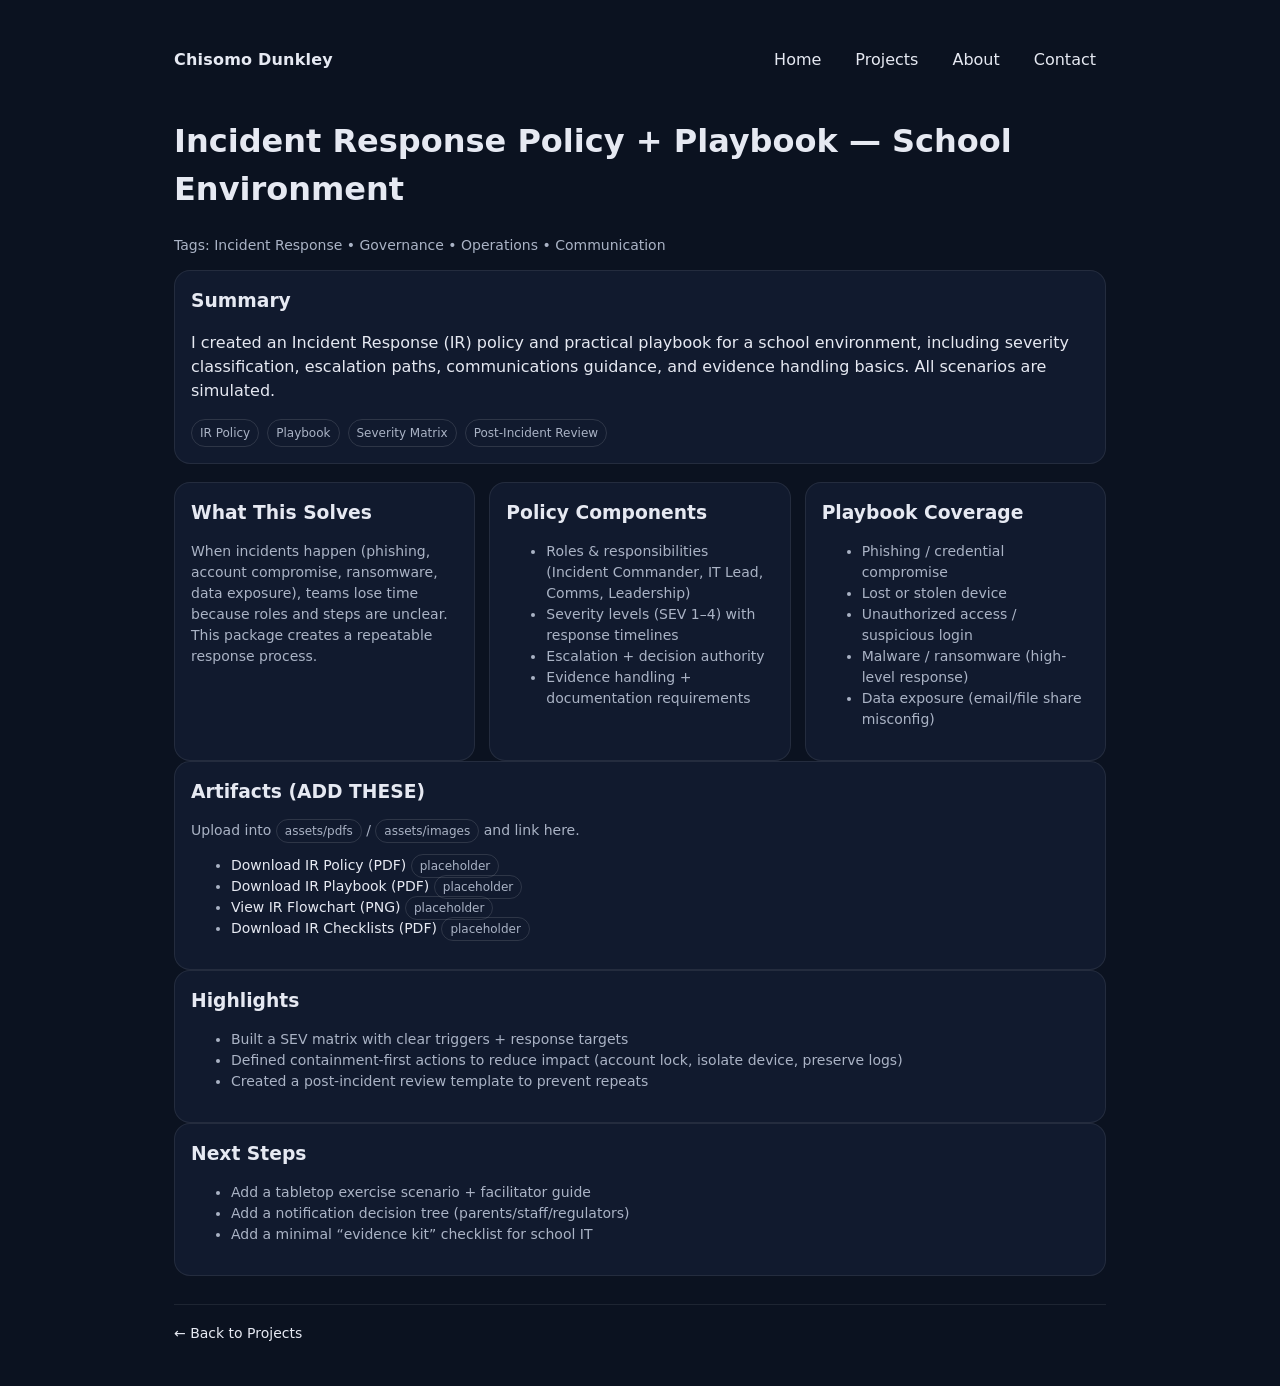
<file: project-incidentresponse.html>
<!DOCTYPE html>
<html lang="en">
<head>
  <meta charset="UTF-8" />
  <meta name="viewport" content="width=device-width, initial-scale=1.0"/>
  <title>Incident Response Project | Chisomo Dunkley</title>
  <link rel="stylesheet" href="style.css"/>
</head>
<body>
  <div class="container">
    <div class="nav">
      <div class="brand">Chisomo Dunkley</div>
      <div class="menu">
        <a href="index.html">Home</a>
        <a href="projects.html">Projects</a>
        <a href="about.html">About</a>
        <a href="contact.html">Contact</a>
      </div>
    </div>

    <h1>Incident Response Policy + Playbook — School Environment</h1>
    <p class="small">Tags: Incident Response • Governance • Operations • Communication</p>

    <div class="card">
      <h3>Summary</h3>
      <p>
        I created an Incident Response (IR) policy and practical playbook for a school environment,
        including severity classification, escalation paths, communications guidance, and evidence handling basics.
        All scenarios are simulated.
      </p>
      <div class="tags">
        <span class="tag">IR Policy</span>
        <span class="tag">Playbook</span>
        <span class="tag">Severity Matrix</span>
        <span class="tag">Post-Incident Review</span>
      </div>
    </div>

    <section class="grid">
      <div class="card">
        <h3>What This Solves</h3>
        <p class="small">
          When incidents happen (phishing, account compromise, ransomware, data exposure),
          teams lose time because roles and steps are unclear. This package creates a repeatable response process.
        </p>
      </div>

      <div class="card">
        <h3>Policy Components</h3>
        <ul class="small">
          <li>Roles & responsibilities (Incident Commander, IT Lead, Comms, Leadership)</li>
          <li>Severity levels (SEV 1–4) with response timelines</li>
          <li>Escalation + decision authority</li>
          <li>Evidence handling + documentation requirements</li>
        </ul>
      </div>

      <div class="card">
        <h3>Playbook Coverage</h3>
        <ul class="small">
          <li>Phishing / credential compromise</li>
          <li>Lost or stolen device</li>
          <li>Unauthorized access / suspicious login</li>
          <li>Malware / ransomware (high-level response)</li>
          <li>Data exposure (email/file share misconfig)</li>
        </ul>
      </div>
    </section>

    <div class="card">
      <h3>Artifacts (ADD THESE)</h3>
      <p class="small">Upload into <span class="tag">assets/pdfs</span> / <span class="tag">assets/images</span> and link here.</p>

      <ul class="small">
        <li><a href="assets/pdfs/Incident_Response_Policy.pdf">Download IR Policy (PDF)</a> <span class="tag">placeholder</span></li>
        <li><a href="assets/pdfs/IR_Playbook.pdf">Download IR Playbook (PDF)</a> <span class="tag">placeholder</span></li>
        <li><a href="assets/images/IR_Flowchart.png">View IR Flowchart (PNG)</a> <span class="tag">placeholder</span></li>
        <li><a href="assets/pdfs/IR_Checklists.pdf">Download IR Checklists (PDF)</a> <span class="tag">placeholder</span></li>
      </ul>
    </div>

    <div class="card">
      <h3>Highlights</h3>
      <ul class="small">
        <li>Built a SEV matrix with clear triggers + response targets</li>
        <li>Defined containment-first actions to reduce impact (account lock, isolate device, preserve logs)</li>
        <li>Created a post-incident review template to prevent repeats</li>
      </ul>
    </div>

    <div class="card">
      <h3>Next Steps</h3>
      <ul class="small">
        <li>Add a tabletop exercise scenario + facilitator guide</li>
        <li>Add a notification decision tree (parents/staff/regulators)</li>
        <li>Add a minimal “evidence kit” checklist for school IT</li>
      </ul>
    </div>

    <div class="footer">
      <a href="projects.html">← Back to Projects</a>
    </div>
  </div>
</body>
</html>
</file>
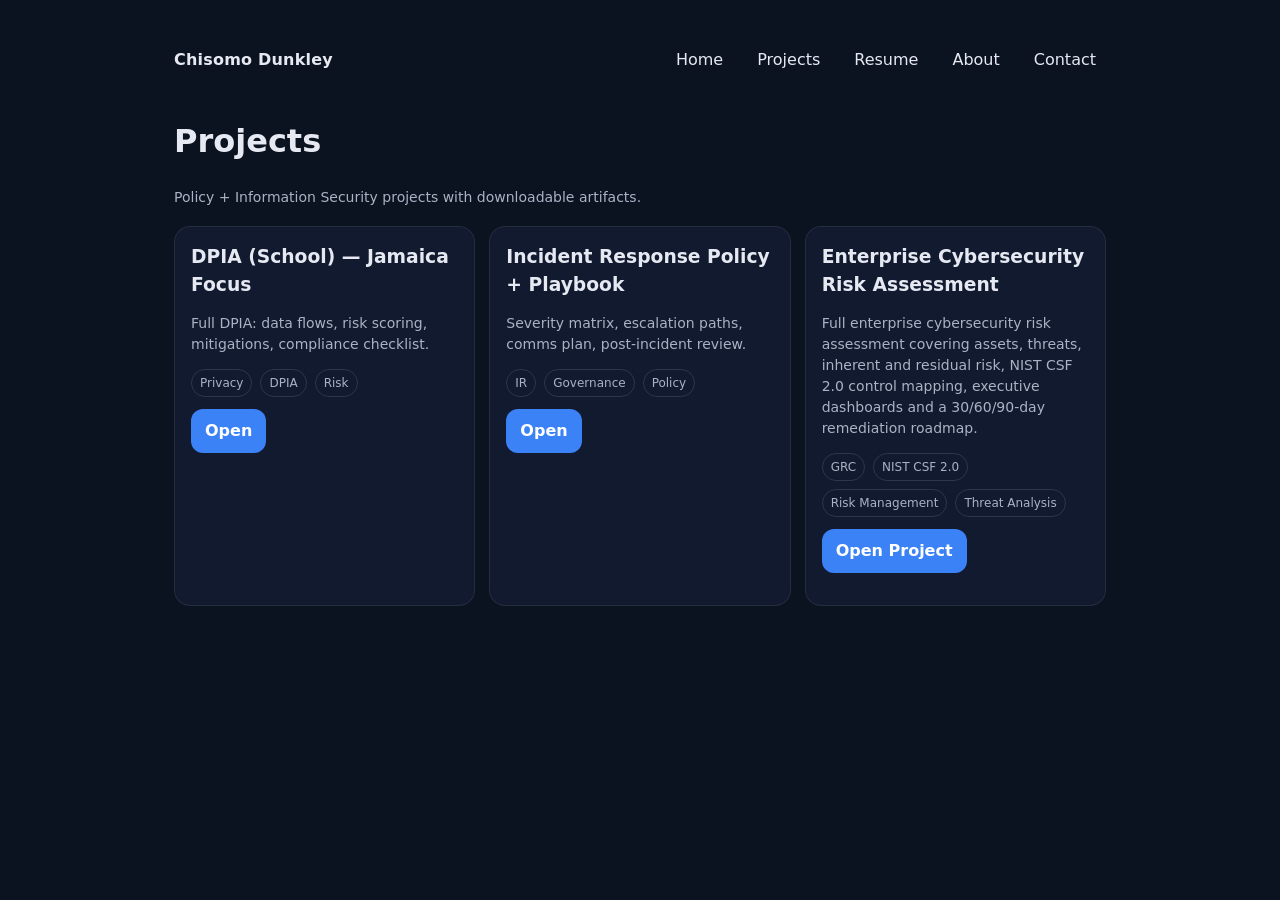
<file: projects.html>
<!DOCTYPE html>
<html lang="en">
<head>
  <meta charset="UTF-8" />
  <meta name="viewport" content="width=device-width, initial-scale=1.0"/>
  <title>Projects | Chisomo Dunkley</title>
  <link rel="stylesheet" href="style.css"/>
</head>
<body>
  <div class="container">
    <div class="nav">
      <div class="brand">Chisomo Dunkley</div>
      <div class="menu">
        <a href="index.html">Home</a>
        <a href="projects.html">Projects</a>
        <a href="resume.html">Resume</a>
        <a href="about.html">About</a>
        <a href="contact.html">Contact</a>
      </div>
    </div>

    <h1>Projects</h1>
    <p class="small">Policy + Information Security projects with downloadable artifacts.</p>

    <section class="grid">
      <div class="card">
        <h3>DPIA (School) — Jamaica Focus</h3>
        <p class="small">Full DPIA: data flows, risk scoring, mitigations, compliance checklist.</p>
        <div class="tags"><span class="tag">Privacy</span><span class="tag">DPIA</span><span class="tag">Risk</span></div>
        <p style="margin-top:12px;"><a class="btn" href="project-dpia.html">Open</a></p>
      </div>

      <div class="card">
        <h3>Incident Response Policy + Playbook</h3>
        <p class="small">Severity matrix, escalation paths, comms plan, post-incident review.</p>
        <div class="tags"><span class="tag">IR</span><span class="tag">Governance</span><span class="tag">Policy</span></div>
        <p style="margin-top:12px;"><a class="btn" href="project-ir.html">Open</a></p>
      </div>

      <div class="card">
  <h3>Enterprise Cybersecurity Risk Assessment</h3>

  <p class="small">
    Full enterprise cybersecurity risk assessment covering assets,
    threats, inherent and residual risk, NIST CSF 2.0 control mapping,
    executive dashboards and a 30/60/90-day remediation roadmap.
  </p>

  <div class="tags">
    <span class="tag">GRC</span>
    <span class="tag">NIST CSF 2.0</span>
    <span class="tag">Risk Management</span>
    <span class="tag">Threat Analysis</span>
  </div>

  <p style="margin-top:12px;">
    <a class="btn" href="project-enterprise-risk.html">Open Project</a>
  </p>
</div>
    </section>

  </div>
</body>
</html>
</file>
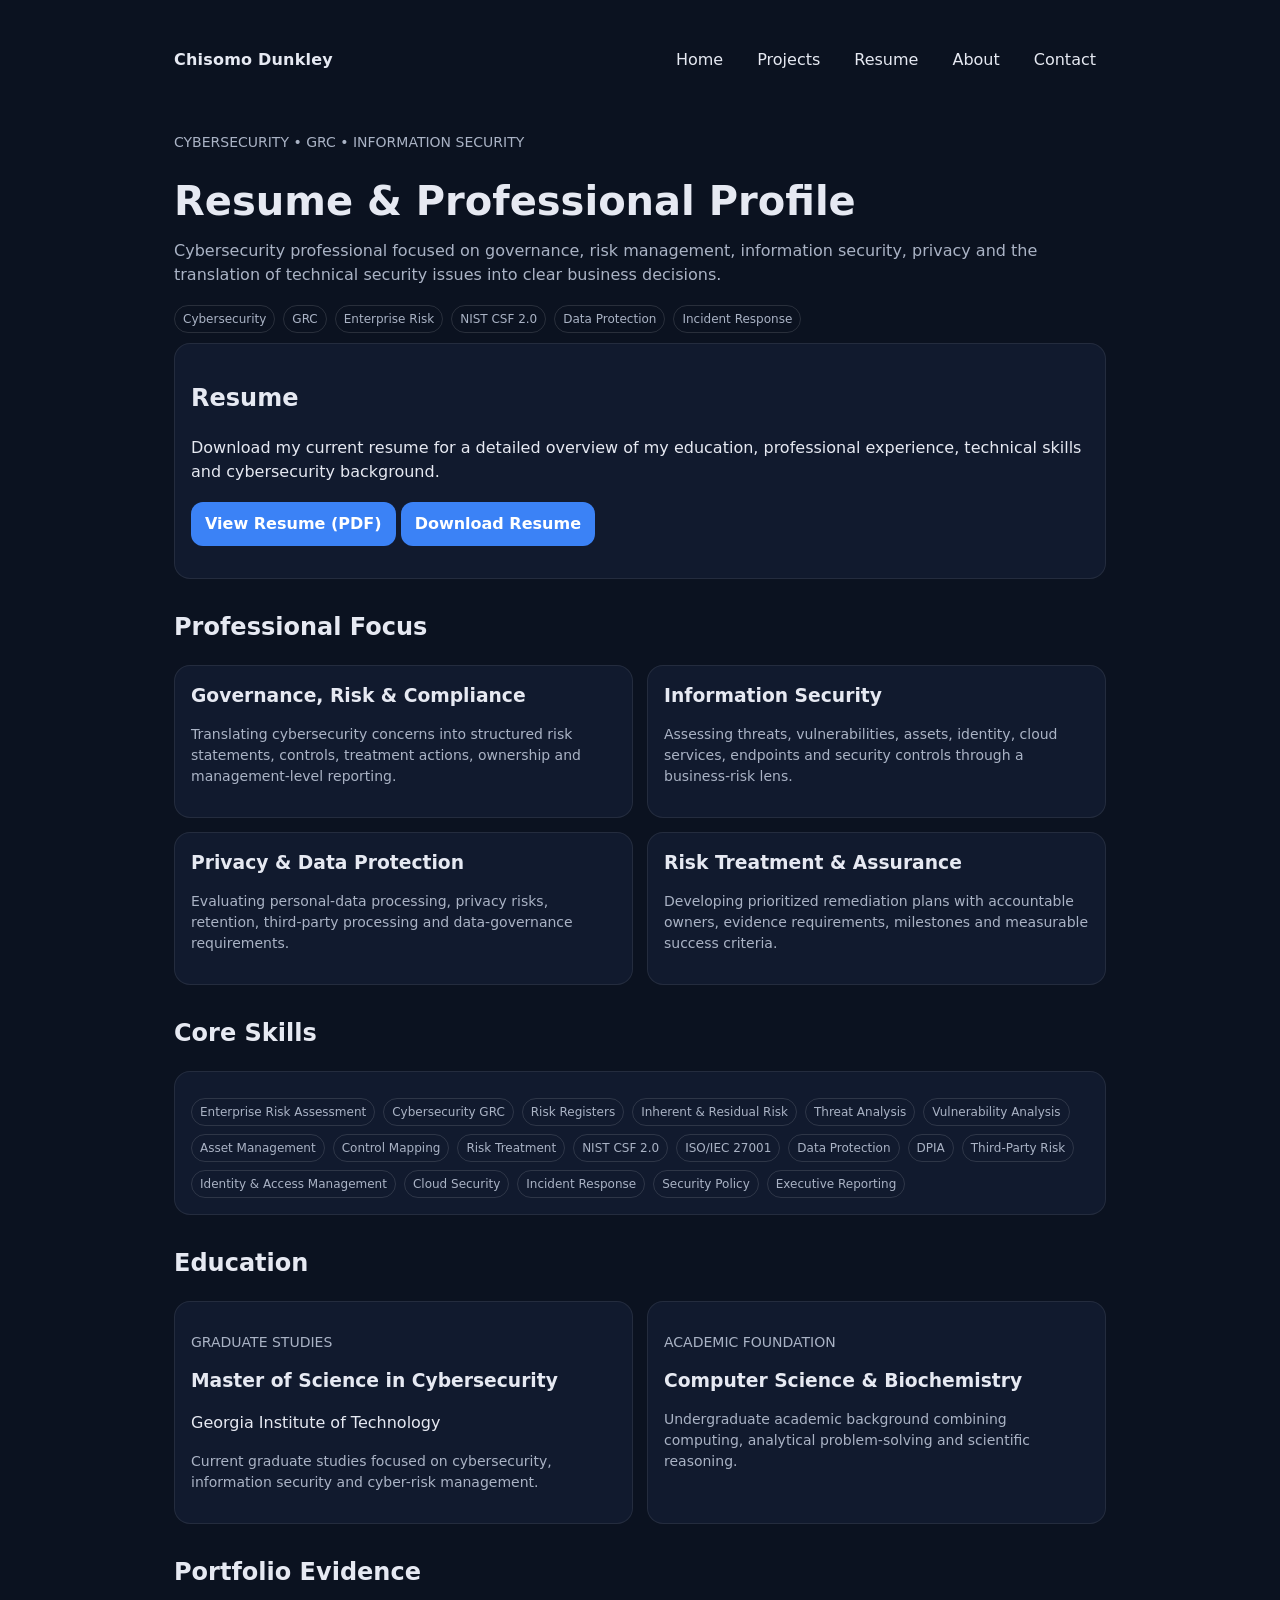
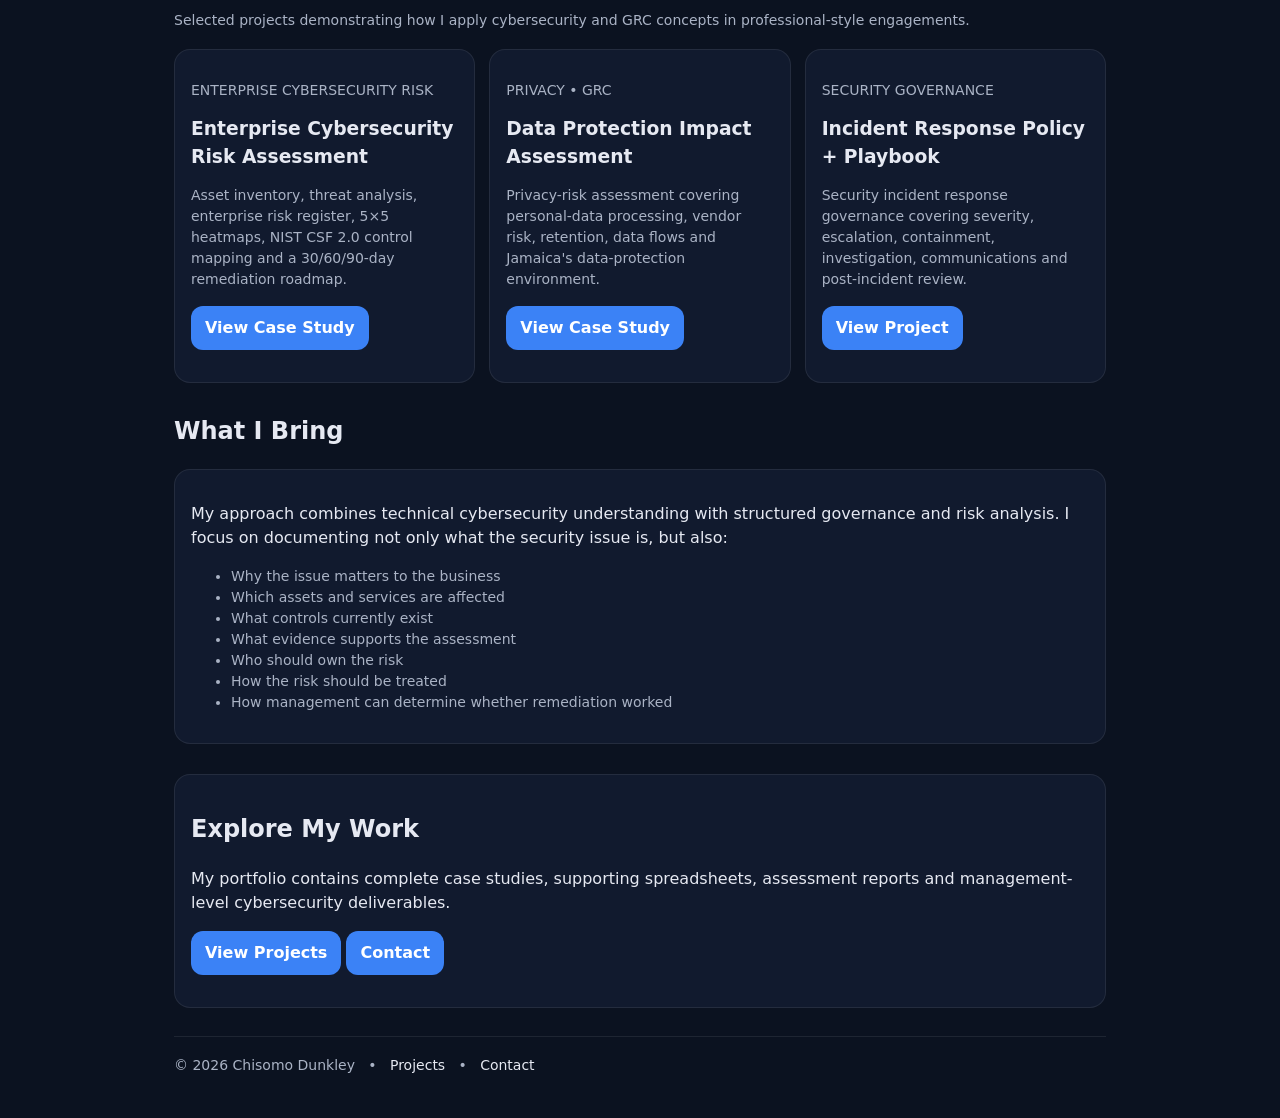
<file: resume.html>
<!DOCTYPE html>
<html lang="en">
<head>
  <meta charset="UTF-8" />
  <meta name="viewport" content="width=device-width, initial-scale=1.0" />

  <title>Resume | Chisomo Dunkley</title>

  <link rel="stylesheet" href="style.css" />
</head>

<body>

  <div class="container">

    <!-- Navigation -->
    <div class="nav">

      <div class="brand">
        Chisomo Dunkley
      </div>

      <div class="menu">
        <a href="index.html">Home</a>
        <a href="projects.html">Projects</a>
        <a href="resume.html">Resume</a>
        <a href="about.html">About</a>
        <a href="contact.html">Contact</a>
      </div>

    </div>


    <!-- Hero -->
    <section class="hero">

      <p class="small">
        CYBERSECURITY • GRC • INFORMATION SECURITY
      </p>

      <h1>Resume & Professional Profile</h1>

      <p>
        Cybersecurity professional focused on governance, risk management,
        information security, privacy and the translation of technical
        security issues into clear business decisions.
      </p>

      <div class="tags">
        <span class="tag">Cybersecurity</span>
        <span class="tag">GRC</span>
        <span class="tag">Enterprise Risk</span>
        <span class="tag">NIST CSF 2.0</span>
        <span class="tag">Data Protection</span>
        <span class="tag">Incident Response</span>
      </div>

    </section>


    <!-- Resume Download -->
    <div class="card">

      <h2>Resume</h2>

      <p>
        Download my current resume for a detailed overview of my
        education, professional experience, technical skills and
        cybersecurity background.
      </p>

      <p style="margin-top:18px;">
        <a
          class="btn"
          href="assets/pdfs/Chisomo_Dunkley_Resume.pdf"
          target="_blank"
          rel="noopener noreferrer">
          View Resume (PDF)
        </a>

        <a
          class="btn"
          href="assets/pdfs/Chisomo_Dunkley_Resume.pdf"
          download>
          Download Resume
        </a>
      </p>

    </div>


    <!-- Professional Focus -->
    <h2 style="margin-top:30px;">Professional Focus</h2>

    <section class="grid approach-grid">

      <div class="card">
        <h3>Governance, Risk & Compliance</h3>

        <p class="small">
          Translating cybersecurity concerns into structured risk
          statements, controls, treatment actions, ownership and
          management-level reporting.
        </p>
      </div>

      <div class="card">
        <h3>Information Security</h3>

        <p class="small">
          Assessing threats, vulnerabilities, assets, identity,
          cloud services, endpoints and security controls through
          a business-risk lens.
        </p>
      </div>

      <div class="card">
        <h3>Privacy & Data Protection</h3>

        <p class="small">
          Evaluating personal-data processing, privacy risks,
          retention, third-party processing and data-governance
          requirements.
        </p>
      </div>

      <div class="card">
        <h3>Risk Treatment & Assurance</h3>

        <p class="small">
          Developing prioritized remediation plans with accountable
          owners, evidence requirements, milestones and measurable
          success criteria.
        </p>
      </div>

    </section>


    <!-- Core Skills -->
    <h2 style="margin-top:30px;">Core Skills</h2>

    <div class="card">

      <div class="tags">

        <span class="tag">Enterprise Risk Assessment</span>
        <span class="tag">Cybersecurity GRC</span>
        <span class="tag">Risk Registers</span>
        <span class="tag">Inherent & Residual Risk</span>
        <span class="tag">Threat Analysis</span>
        <span class="tag">Vulnerability Analysis</span>
        <span class="tag">Asset Management</span>
        <span class="tag">Control Mapping</span>
        <span class="tag">Risk Treatment</span>
        <span class="tag">NIST CSF 2.0</span>
        <span class="tag">ISO/IEC 27001</span>
        <span class="tag">Data Protection</span>
        <span class="tag">DPIA</span>
        <span class="tag">Third-Party Risk</span>
        <span class="tag">Identity & Access Management</span>
        <span class="tag">Cloud Security</span>
        <span class="tag">Incident Response</span>
        <span class="tag">Security Policy</span>
        <span class="tag">Executive Reporting</span>

      </div>

    </div>


    <!-- Education -->
    <h2 style="margin-top:30px;">Education</h2>

    <section class="grid">

      <div class="card">

        <p class="small">
          GRADUATE STUDIES
        </p>

        <h3>Master of Science in Cybersecurity</h3>

        <p>
          Georgia Institute of Technology
        </p>

        <p class="small">
          Current graduate studies focused on cybersecurity,
          information security and cyber-risk management.
        </p>

      </div>


      <div class="card">

        <p class="small">
          ACADEMIC FOUNDATION
        </p>

        <h3>Computer Science & Biochemistry</h3>

        <p class="small">
          Undergraduate academic background combining computing,
          analytical problem-solving and scientific reasoning.
        </p>

      </div>

    </section>


    <!-- Portfolio Evidence -->
    <h2 style="margin-top:30px;">Portfolio Evidence</h2>

    <p class="small">
      Selected projects demonstrating how I apply cybersecurity and GRC
      concepts in professional-style engagements.
    </p>

    <section class="grid">

      <div class="card">

        <p class="small">
          ENTERPRISE CYBERSECURITY RISK
        </p>

        <h3>Enterprise Cybersecurity Risk Assessment</h3>

        <p class="small">
          Asset inventory, threat analysis, enterprise risk register,
          5×5 heatmaps, NIST CSF 2.0 control mapping and a
          30/60/90-day remediation roadmap.
        </p>

        <p style="margin-top:16px;">
          <a
            class="btn"
            href="project-enterprise-risk.html">
            View Case Study
          </a>
        </p>

      </div>


      <div class="card">

        <p class="small">
          PRIVACY • GRC
        </p>

        <h3>Data Protection Impact Assessment</h3>

        <p class="small">
          Privacy-risk assessment covering personal-data processing,
          vendor risk, retention, data flows and Jamaica's
          data-protection environment.
        </p>

        <p style="margin-top:16px;">
          <a
            class="btn"
            href="project-dpia.html">
            View Case Study
          </a>
        </p>

      </div>


      <div class="card">

        <p class="small">
          SECURITY GOVERNANCE
        </p>

        <h3>Incident Response Policy + Playbook</h3>

        <p class="small">
          Security incident response governance covering severity,
          escalation, containment, investigation, communications
          and post-incident review.
        </p>

        <p style="margin-top:16px;">
          <a
            class="btn"
            href="project-ir.html">
            View Project
          </a>
        </p>

      </div>

    </section>


    <!-- What I Bring -->
    <h2 style="margin-top:30px;">What I Bring</h2>

    <div class="card">

      <p>
        My approach combines technical cybersecurity understanding with
        structured governance and risk analysis. I focus on documenting
        not only what the security issue is, but also:
      </p>

      <ul class="small">
        <li>Why the issue matters to the business</li>
        <li>Which assets and services are affected</li>
        <li>What controls currently exist</li>
        <li>What evidence supports the assessment</li>
        <li>Who should own the risk</li>
        <li>How the risk should be treated</li>
        <li>How management can determine whether remediation worked</li>
      </ul>

    </div>


    <!-- CTA -->
    <div class="card" style="margin-top:30px;">

      <h2>Explore My Work</h2>

      <p>
        My portfolio contains complete case studies, supporting
        spreadsheets, assessment reports and management-level
        cybersecurity deliverables.
      </p>

      <p style="margin-top:16px;">
        <a class="btn" href="projects.html">View Projects</a>
        <a class="btn" href="contact.html">Contact</a>
      </p>

    </div>


    <!-- Footer -->
    <div class="footer">

      © 2026 Chisomo Dunkley

      &nbsp; • &nbsp;

      <a href="projects.html">Projects</a>

      &nbsp; • &nbsp;

      <a href="contact.html">Contact</a>

    </div>

  </div>

</body>
</html>
</file>
<file: style.css>
:root{
  --bg:#0b1220; --card:#111a2e; --text:#e6e9f2; --muted:#aab3c5; --accent:#3b82f6;
  --max: 980px;
}
*{box-sizing:border-box}
body{margin:0;font-family:system-ui,Segoe UI,Arial,sans-serif;background:var(--bg);color:var(--text);line-height:1.5}
a{color:var(--text);text-decoration:none}
.container{max-width:var(--max);margin:0 auto;padding:24px}
.nav{display:flex;justify-content:space-between;align-items:center;gap:16px;padding:16px 0}
.brand{font-weight:700;letter-spacing:.2px}
.menu{display:flex;gap:14px;flex-wrap:wrap}
.menu a{padding:8px 10px;border-radius:10px}
.menu a:hover{background:rgba(255,255,255,.06)}
.hero{padding:36px 0 10px}
.hero h1{font-size:40px;margin:0 0 8px}
.hero p{margin:0 0 18px;color:var(--muted)}
.btn{display:inline-block;background:var(--accent);color:white;padding:10px 14px;border-radius:12px;font-weight:600}
.grid{display:grid;grid-template-columns:repeat(auto-fit,minmax(260px,1fr));gap:14px;margin-top:18px}
.card{background:var(--card);border:1px solid rgba(255,255,255,.08);border-radius:16px;padding:16px}
.card h3{margin:0 0 8px}
.tags{display:flex;gap:8px;flex-wrap:wrap;margin:10px 0 0}
.tag{font-size:12px;color:var(--muted);border:1px solid rgba(255,255,255,.12);padding:4px 8px;border-radius:999px}
.footer{margin-top:28px;color:var(--muted);font-size:14px;padding:18px 0;border-top:1px solid rgba(255,255,255,.08)}
.small{color:var(--muted);font-size:14px}
/* Dashboard additions */
.kpi {
  display: grid;
  grid-template-columns: repeat(auto-fit, minmax(190px, 1fr));
  gap: 12px;
  margin-top: 14px;
}

.kpi .card {
  padding: 14px;
}

.kpi-label {
  color: var(--muted);
  font-size: 12px;
  margin-bottom: 6px;
}

.kpi-value {
  font-size: 26px;
  font-weight: 800;
  margin: 0;
}

.kpi-sub {
  color: var(--muted);
  font-size: 13px;
  margin-top: 6px;
}

.board {
  display: grid;
  grid-template-columns: repeat(auto-fit, minmax(260px, 1fr));
  gap: 14px;
  margin-top: 14px;
}

.item {
  border-top: 1px solid rgba(255,255,255,.08);
  padding-top: 12px;
  margin-top: 12px;
}

.item:first-child {
  border-top: none;
  padding-top: 0;
  margin-top: 0;
}

.pill {
  display: inline-block;
  font-size: 12px;
  padding: 4px 10px;
  border-radius: 999px;
  border: 1px solid rgba(255,255,255,.14);
  color: var(--muted);
  margin-left: 8px;
}

.published { color: #c7f9cc; border-color: rgba(199,249,204,.25); }
.progress  { color: #ffd6a5; border-color: rgba(255,214,165,.25); }
.planned   { color: #bde0fe; border-color: rgba(189,224,254,.25); }

/* Activity Feed */

.activity-feed {
  margin-top: 20px;
}

.activity-item {
  border-left: 3px solid var(--accent);
  padding-left: 14px;
  margin-bottom: 18px;
}

.activity-date {
  font-size: 12px;
  color: var(--muted);
}

.activity-text {
  margin-top: 4px;
}

/* Homepage approach cards */
.approach-grid {
  grid-template-columns: repeat(2, minmax(0, 1fr));
}

@media (max-width: 650px) {
  .approach-grid {
    grid-template-columns: 1fr;
  }
}
</file>
